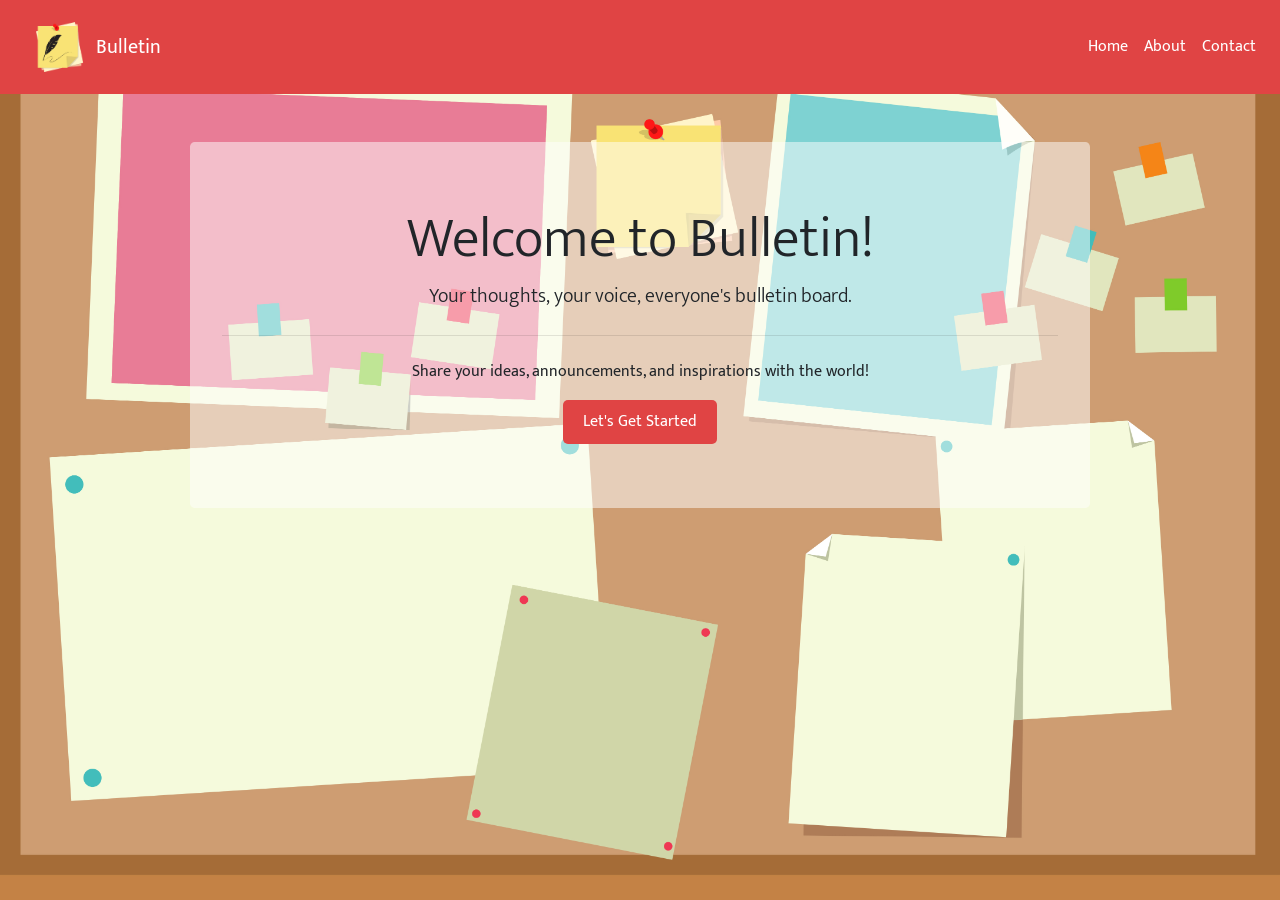
<file: public/index.html>
<!DOCTYPE html>
<html lang="en">
<head>
    <meta charset="UTF-8">
    <meta name="viewport" content="width=device-width, initial-scale=1.0">
    <title>Bulletin</title>
    <link href="https://maxcdn.bootstrapcdn.com/bootstrap/4.0.0/css/bootstrap.min.css" rel="stylesheet">
    <link rel="stylesheet" href="https://cdnjs.cloudflare.com/ajax/libs/font-awesome/5.15.3/css/all.min.css">
    <script src="https://cdnjs.cloudflare.com/ajax/libs/jquery/3.2.1/jquery.min.js"></script>
    <script src="https://maxcdn.bootstrapcdn.com/bootstrap/4.0.0/js/bootstrap.min.js"></script>
    <link rel="stylesheet" href="css/login_signup.css">
</head>
<body>
    <!-- Navigation Bar -->
    <nav class="navbar navbar-expand-lg">
        <a class="navbar-brand d-flex align-items-center" href="index.html">
            <img src="assets/logo.png" alt="Bulletin Logo" width="50" height="50" class="d-inline-block align-top">
            Bulletin
        </a>
        <button class="navbar-toggler" type="button" data-toggle="collapse" data-target="#navbarNav" aria-controls="navbarNav" aria-expanded="false" aria-label="Toggle navigation">
            <span class="navbar-toggler-icon"></span>
        </button>
        <div class="collapse navbar-collapse" id="navbarNav">
            <ul class="navbar-nav ml-auto">
                <li class="nav-item active">
                    <a class="nav-link" href="index.html">Home <span class="sr-only">(current)</span></a>
                </li>
                <li class="nav-item">
                    <a class="nav-link" href="about.html">About</a>
                </li>
                <li class="nav-item">
                    <a class="nav-link" href="contact.html">Contact</a>
                </li>
            </ul>
        </div>
    </nav>
    
    <!-- About Section -->
    <div class="container mt-5 d-flex flex-column align-items-center justify-content-center text-center">
        <div class="jumbotron text-center">
            <h1 class="display-4">Welcome to Bulletin!</h1>
                <p class="lead">Your thoughts, your voice, everyone's bulletin board.</p>
                <hr class="my-4">
                <p>Share your ideas, announcements, and inspirations with the world!</p>
            <a class="btn btn-primary btn-lg" href="login_signup.html" role="button">Let's Get Started</a>
        </div>
    </div>
</body>
</html>
</file>
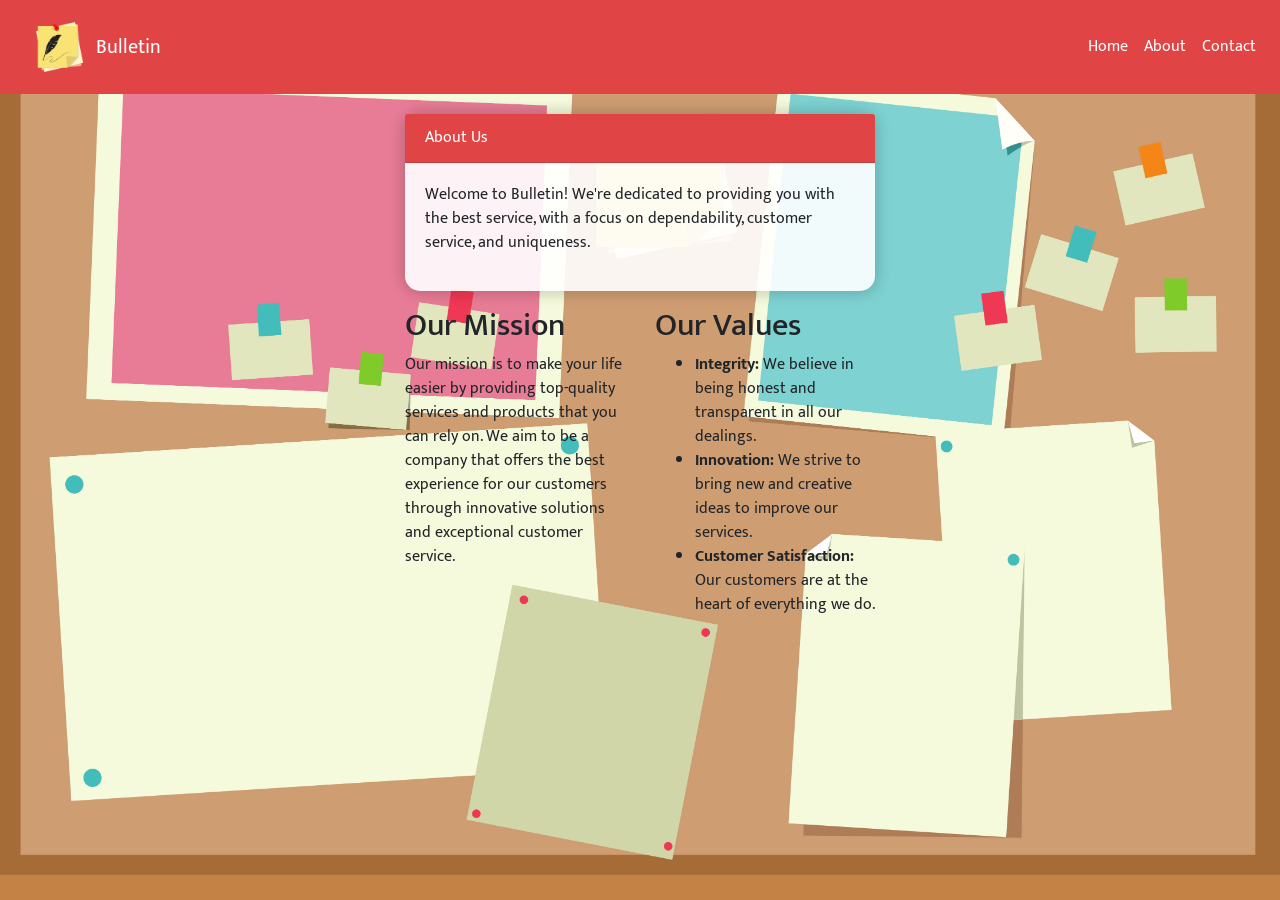
<file: public/about.html>
<!DOCTYPE html>
<html lang="en">
<head>
    <meta charset="UTF-8">
    <meta name="viewport" content="width=device-width, initial-scale=1.0">
    <title>Bulletin | About Us</title>
    <link href="https://maxcdn.bootstrapcdn.com/bootstrap/4.0.0/css/bootstrap.min.css" rel="stylesheet">
    <link rel="stylesheet" href="https://cdnjs.cloudflare.com/ajax/libs/font-awesome/5.15.3/css/all.min.css">
    <script src="https://cdnjs.cloudflare.com/ajax/libs/jquery/3.2.1/jquery.min.js"></script>
    <script src="https://maxcdn.bootstrapcdn.com/bootstrap/4.0.0/js/bootstrap.min.js"></script>
    <link rel="stylesheet" href="css/login_signup.css">
</head>
<body>
    <!-- Navigation Bar -->
    <nav class="navbar navbar-expand-lg">
        <a class="navbar-brand d-flex align-items-center" href="index.html">
            <img src="assets/logo.png" alt="Bulletin Logo" width="50" height="50" class="d-inline-block align-top">
            Bulletin
        </a>
        <button class="navbar-toggler" type="button" data-toggle="collapse" data-target="#navbarNav" aria-controls="navbarNav" aria-expanded="false" aria-label="Toggle navigation">
            <span class="navbar-toggler-icon"></span>
        </button>
        <div class="collapse navbar-collapse" id="navbarNav">
            <ul class="navbar-nav ml-auto">
                <li class="nav-item active">
                    <a class="nav-link" href="index.html">Home <span class="sr-only">(current)</span></a>
                </li>
                <li class="nav-item">
                    <a class="nav-link" href="about.html">About</a>
                </li>
                <li class="nav-item">
                    <a class="nav-link" href="contact.html">Contact</a>
                </li>
            </ul>
        </div>
    </nav>
    
    <!-- About Section -->
    <div class="container mt-2">
        <div class="card">
            <div class="card-header">About Us</div>
            <div class="card-body">
                <p>Welcome to Bulletin! We're dedicated to providing you with the best service, with a focus on dependability, customer service, and uniqueness.</p>
            </div>
        </div>
        <div class="row mt-3">
            <div class="col-md-6">
                <h2>Our Mission</h2>
                <p>Our mission is to make your life easier by providing top-quality services and products that you can rely on. We aim to be a company that offers the best experience for our customers through innovative solutions and exceptional customer service.</p>
            </div>
            <div class="col-md-6">
                <h2>Our Values</h2>
                <ul>
                    <li><strong>Integrity:</strong> We believe in being honest and transparent in all our dealings.</li>
                    <li><strong>Innovation:</strong> We strive to bring new and creative ideas to improve our services.</li>
                    <li><strong>Customer Satisfaction:</strong> Our customers are at the heart of everything we do.</li>
                </ul>
            </div>
        </div>
    </div>
</body>
</html>
</file>
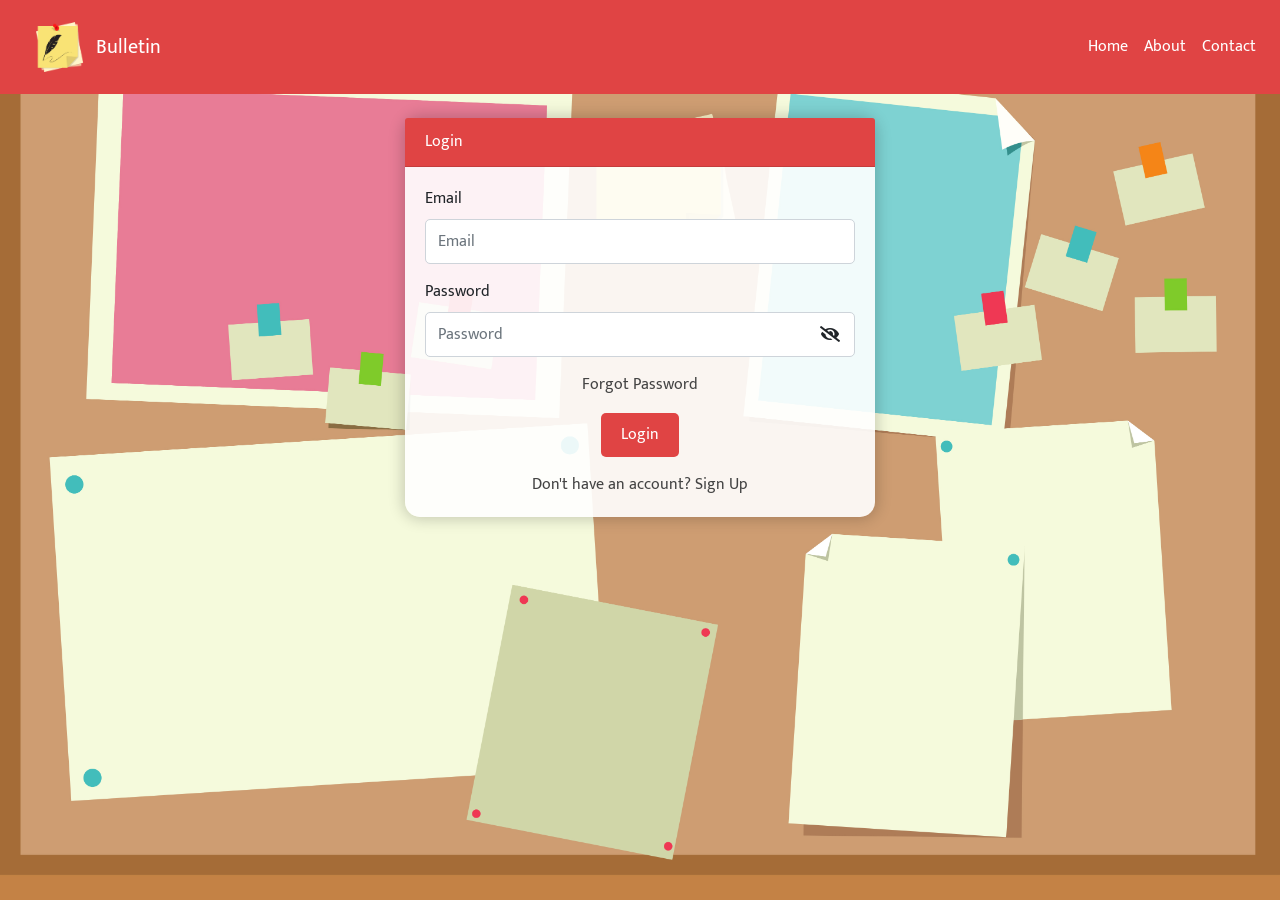
<file: public/login_signup.html>
<!DOCTYPE html>
<html lang="en">
<head>
    <meta charset="UTF-8">
    <meta name="viewport" content="width=device-width, initial-scale=1.0">
    <title>Bulletin</title>
    <link href="https://maxcdn.bootstrapcdn.com/bootstrap/4.0.0/css/bootstrap.min.css" rel="stylesheet" id="bootstrap-css">
    <link rel="stylesheet" href="https://cdnjs.cloudflare.com/ajax/libs/font-awesome/5.15.3/css/all.min.css">
    <script src="https://cdnjs.cloudflare.com/ajax/libs/jquery/3.2.1/jquery.min.js"></script>
    <script src="https://maxcdn.bootstrapcdn.com/bootstrap/4.0.0/js/bootstrap.min.js"></script>
    <link rel="stylesheet" href="css/login_signup.css">
</head>
<body>
    <!-- Navigation Bar -->
    <nav class="navbar navbar-expand-lg">
        <a class="navbar-brand d-flex align-items-center" href="index.html">
            <img src="assets/logo.png" alt="Bulletin Logo" width="50" height="50" class="d-inline-block align-top">
            Bulletin
        </a>
        <button class="navbar-toggler" type="button" data-toggle="collapse" data-target="#navbarNav" aria-controls="navbarNav" aria-expanded="false" aria-label="Toggle navigation">
            <span class="navbar-toggler-icon"></span>
        </button>
        <div class="collapse navbar-collapse" id="navbarNav">
            <ul class="navbar-nav ml-auto">
                <li class="nav-item active">
                    <a class="nav-link" href="index.html">Home <span class="sr-only">(current)</span></a>
                </li>
                <li class="nav-item">
                    <a class="nav-link" href="about.html">About</a>
                </li>
                <li class="nav-item">
                    <a class="nav-link" href="contact.html">Contact</a>
                </li>
            </ul>
        </div>
    </nav>
        
    <div class="container mt-4">
        <div id="login-card" class="card">
            <div class="card-header">Login</div>
            <div class="card-body">
                <form action="/api/login" method="post" id="login-form">
                    <div class="form-group">
                        <label for="login-email">Email</label>
                        <input type="email" class="form-control" name="email" id="login-email" placeholder="Email">
                    </div>
                    <div class="form-group">
                        <label for="login-password">Password</label>
                        <input type="password" class="form-control" name="password" id="loginPassword" placeholder="Password">
                        <span class="fa fa-eye-slash" id="toggleLoginPassword"></span>
                    </div>
                    <div class="text-center mt-3">
                        <a href="#" id="show-forgot">Forgot Password</a>
                    </div>

                    <div class="d-flex justify-content-center mt-3">
                        <button type="submit" class="btn btn-primary">Login</button>
                    </div>
                    <div class="text-center mt-3">
                        <a href="#" id="show-signup">Don't have an account? Sign Up</a>
                    </div>
                </form>
            </div>
        </div>
        <div id="signup-card" class="card" style="display: none;">
            <div class="card-header">Sign Up</div>
            <div class="card-body">
                <form action="/api/register" method="post" id="signup-form">
                    <div class="form-group">
                        <label for="signup-email">Email</label>
                        <input type="email" class="form-control" name="email" id="signup-email" placeholder="Enter Email">
                    </div>
                    <div class="form-group">
                        <label for="signup-password">Password</label>
                        <input type="password" name="password" class="form-control" id="signup-password" placeholder="Password">
                        <span class="fa fa-eye-slash" id="toggleSignupPassword"></span>
                    </div>
                    <div class="form-group">
                        <label for="signup-confirm-password">Confirm Password</label>
                        <input type="password" class="form-control" name="confirmpassword" id="signup-confirm-password" placeholder="Confirm Password">
                        <span class="fa fa-eye-slash" id="toggleSignupConfirmPassword"></span>
                    </div>
                    <div class="d-flex justify-content-center mt-3">
                        <button type="submit" class="btn btn-primary">Sign Up</button>
                    </div>
                    <div class="text-center mt-3">
                        <a href="#" id="show-login">Already have an account? Login</a>
                    </div>
                </form>
            </div>
        </div>

        <div id="forgot-card" class="card" style="display: none;">
            <div class="card-header">Forgot Password</div>
            <div class="card-body">
                <form action="/api/forgot_password" method="post" id="forgot-form">
                    <div class="form-group">
                        <label for="forgot-email">Email</label>
                        <input type="email" class="form-control" name="email" id="forgot-email" placeholder="Enter Email">
                    </div>
                    <div class="d-flex justify-content-center mt-3">
                        <button type="submit" class="btn btn-primary">Send Reset Link</button>
                    </div>
                    <div class="text-center mt-3">
                        <a href="#" id="show-login-forgot">Back to Login</a>
                    </div>
                </form>
            </div>
        </div>
    </div>
    
    <script>
        document.addEventListener("DOMContentLoaded", function() {
            const showLogin = document.getElementById('show-login');
            const showSignup = document.getElementById('show-signup');
            const showForgot = document.getElementById('show-forgot');
            const showLoginForgot = document.getElementById('show-login-forgot');
            const loginCard = document.getElementById('login-card');
            const signupCard = document.getElementById('signup-card');
            const forgotCard = document.getElementById('forgot-card');

            showLogin.addEventListener('click', function() {
                signupCard.style.display = 'none';
                forgotCard.style.display = 'none';
                loginCard.style.display = 'block';
            });

            showSignup.addEventListener('click', function() {
                loginCard.style.display = 'none';
                forgotCard.style.display = 'none';
                signupCard.style.display = 'block';
            });

            showForgot.addEventListener('click', function() {
                loginCard.style.display = 'none';
                signupCard.style.display = 'none';
                forgotCard.style.display = 'block';
            });

            showLoginForgot.addEventListener('click', function() {
                forgotCard.style.display = 'none';
                signupCard.style.display = 'none';
                loginCard.style.display = 'block';
            });

            function togglePasswordVisibility(targetId, toggleIcon) {
                const password = document.getElementById(targetId);
                const type = password.getAttribute('type') === 'password' ? 'text' : 'password';
                password.setAttribute('type', type);
                toggleIcon.classList.toggle('fa-eye');
                toggleIcon.classList.toggle('fa-eye-slash');
            }

            // Event listeners for toggle icons
            document.getElementById('toggleSignupPassword').addEventListener('click', function (e) {
                togglePasswordVisibility('signup-password', this);
            });

            document.getElementById('toggleSignupConfirmPassword').addEventListener('click', function (e) {
                togglePasswordVisibility('signup-confirm-password', this);
            });

            document.getElementById('toggleForgotPassword').addEventListener('click', function (e) {
                togglePasswordVisibility('forgot-new-password', this);
            });

            document.getElementById('toggleForgotConfirmPassword').addEventListener('click', function (e) {
                togglePasswordVisibility('forgot-confirm-password', this);
            });

            document.getElementById('toggleLoginPassword').addEventListener('click', function (e) {
                togglePasswordVisibility('loginPassword', this);
            });
        });
    </script>
</body>
</html>
</file>
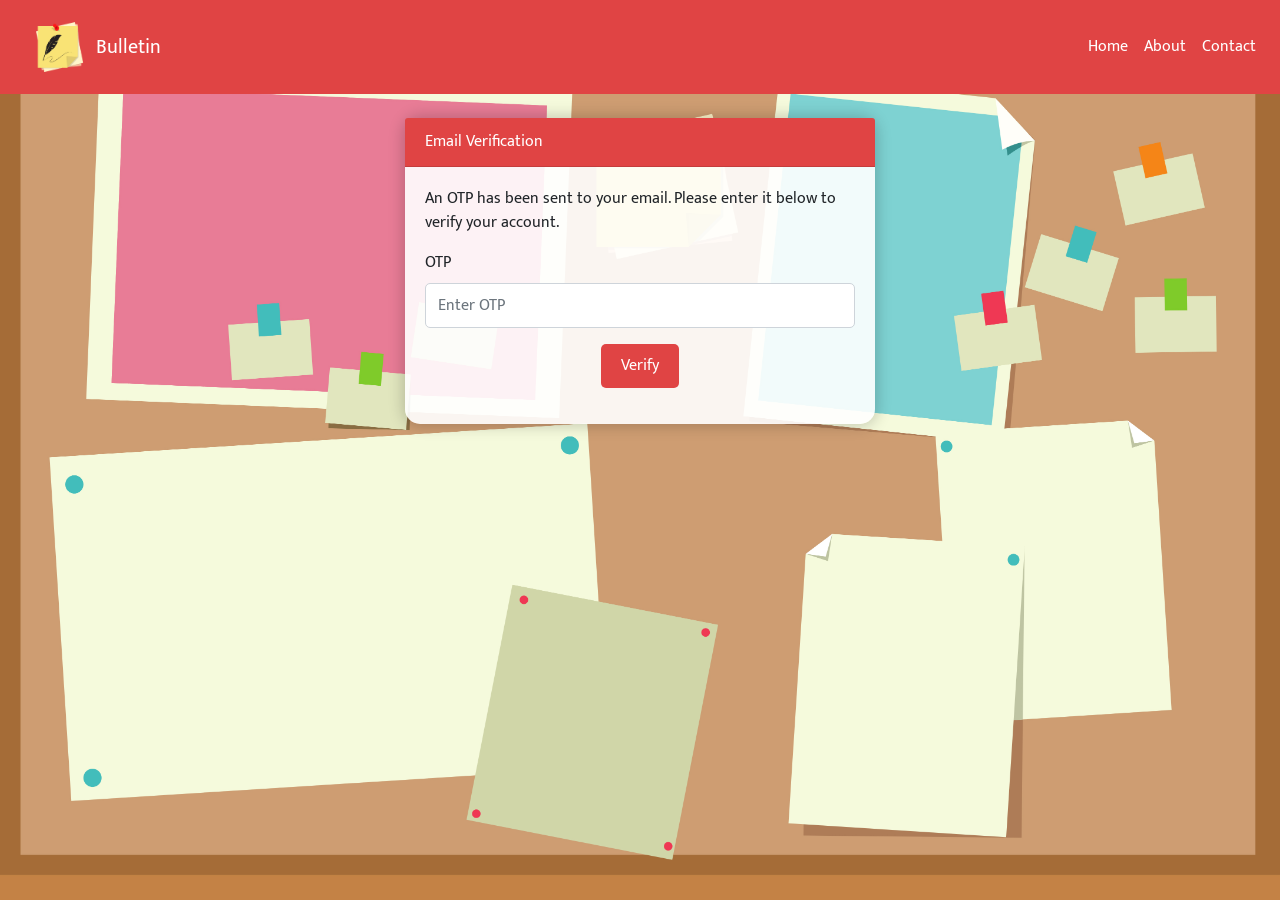
<file: public/verify.html>
<!DOCTYPE html>
<html lang="en">
<head>
    <meta charset="UTF-8">
    <meta name="viewport" content="width=device-width, initial-scale=1.0">
    <title>Bulletin</title>
    <link href="https://maxcdn.bootstrapcdn.com/bootstrap/4.0.0/css/bootstrap.min.css" rel="stylesheet" id="bootstrap-css">
    <link rel="stylesheet" href="https://cdnjs.cloudflare.com/ajax/libs/font-awesome/5.15.3/css/all.min.css">
    <script src="https://cdnjs.cloudflare.com/ajax/libs/jquery/3.2.1/jquery.min.js"></script>
    <script src="https://maxcdn.bootstrapcdn.com/bootstrap/4.0.0/js/bootstrap.min.js"></script>
    <link rel="stylesheet" href="css/login_signup.css">
</head>
<body>
    <!-- Navigation Bar -->
    <nav class="navbar navbar-expand-lg">
        <a class="navbar-brand d-flex align-items-center" href="index.html">
            <img src="assets/logo.png" alt="Bulletin Logo" width="50" height="50" class="d-inline-block align-top">
            Bulletin
        </a>
        <button class="navbar-toggler" type="button" data-toggle="collapse" data-target="#navbarNav" aria-controls="navbarNav" aria-expanded="false" aria-label="Toggle navigation">
            <span class="navbar-toggler-icon"></span>
        </button>
        <div class="collapse navbar-collapse" id="navbarNav">
            <ul class="navbar-nav ml-auto">
                <li class="nav-item active">
                    <a class="nav-link" href="index.html">Home <span class="sr-only">(current)</span></a>
                </li>
                <li class="nav-item">
                    <a class="nav-link" href="about.html">About</a>
                </li>
                <li class="nav-item">
                    <a class="nav-link" href="contact.html">Contact</a>
                </li>
            </ul>
        </div>
    </nav>
        
    <div class="container mt-4">
        <div id="verify-card" class="card">
            <div class="card-header">Email Verification</div>
            <div class="card-body">
                <p>An OTP has been sent to your email. Please enter it below to verify your account.</p>
                <form id="verifyForm">
                    <div class="form-group">
                        <label for="otp">OTP</label>
                        <input type="text" class="form-control" name="otp" id="otp" placeholder="Enter OTP" required>
                    </div>
                    <div class="d-flex justify-content-center mt-3">
                        <button type="submit" class="btn btn-primary">Verify</button>
                    </div>
                </form>
                <div id="message" class="text-center mt-3"></div>
            </div>
        </div>
    </div>
    
    <script>
        document.getElementById('verifyForm').addEventListener('submit', async function(event) {
            event.preventDefault();

            const otp = document.getElementById('otp').value;

            try {
                const response = await fetch('/api/verify', {
                    method: 'POST',
                    headers: {
                        'Content-Type': 'application/json'
                    },
                    body: JSON.stringify({ otp })
                });

                const result = await response.json();

                if (response.ok) {
                    alert(result.message);
                    window.location.href = "/login_signup";
                } else {
                    document.getElementById('message').innerHTML = `Error: ${result.message}`;
                }
            } catch (error) {
                document.getElementById('message').innerHTML = `Error: ${error.message}`;
            }
        });
    </script>
</body>
</html>
</file>
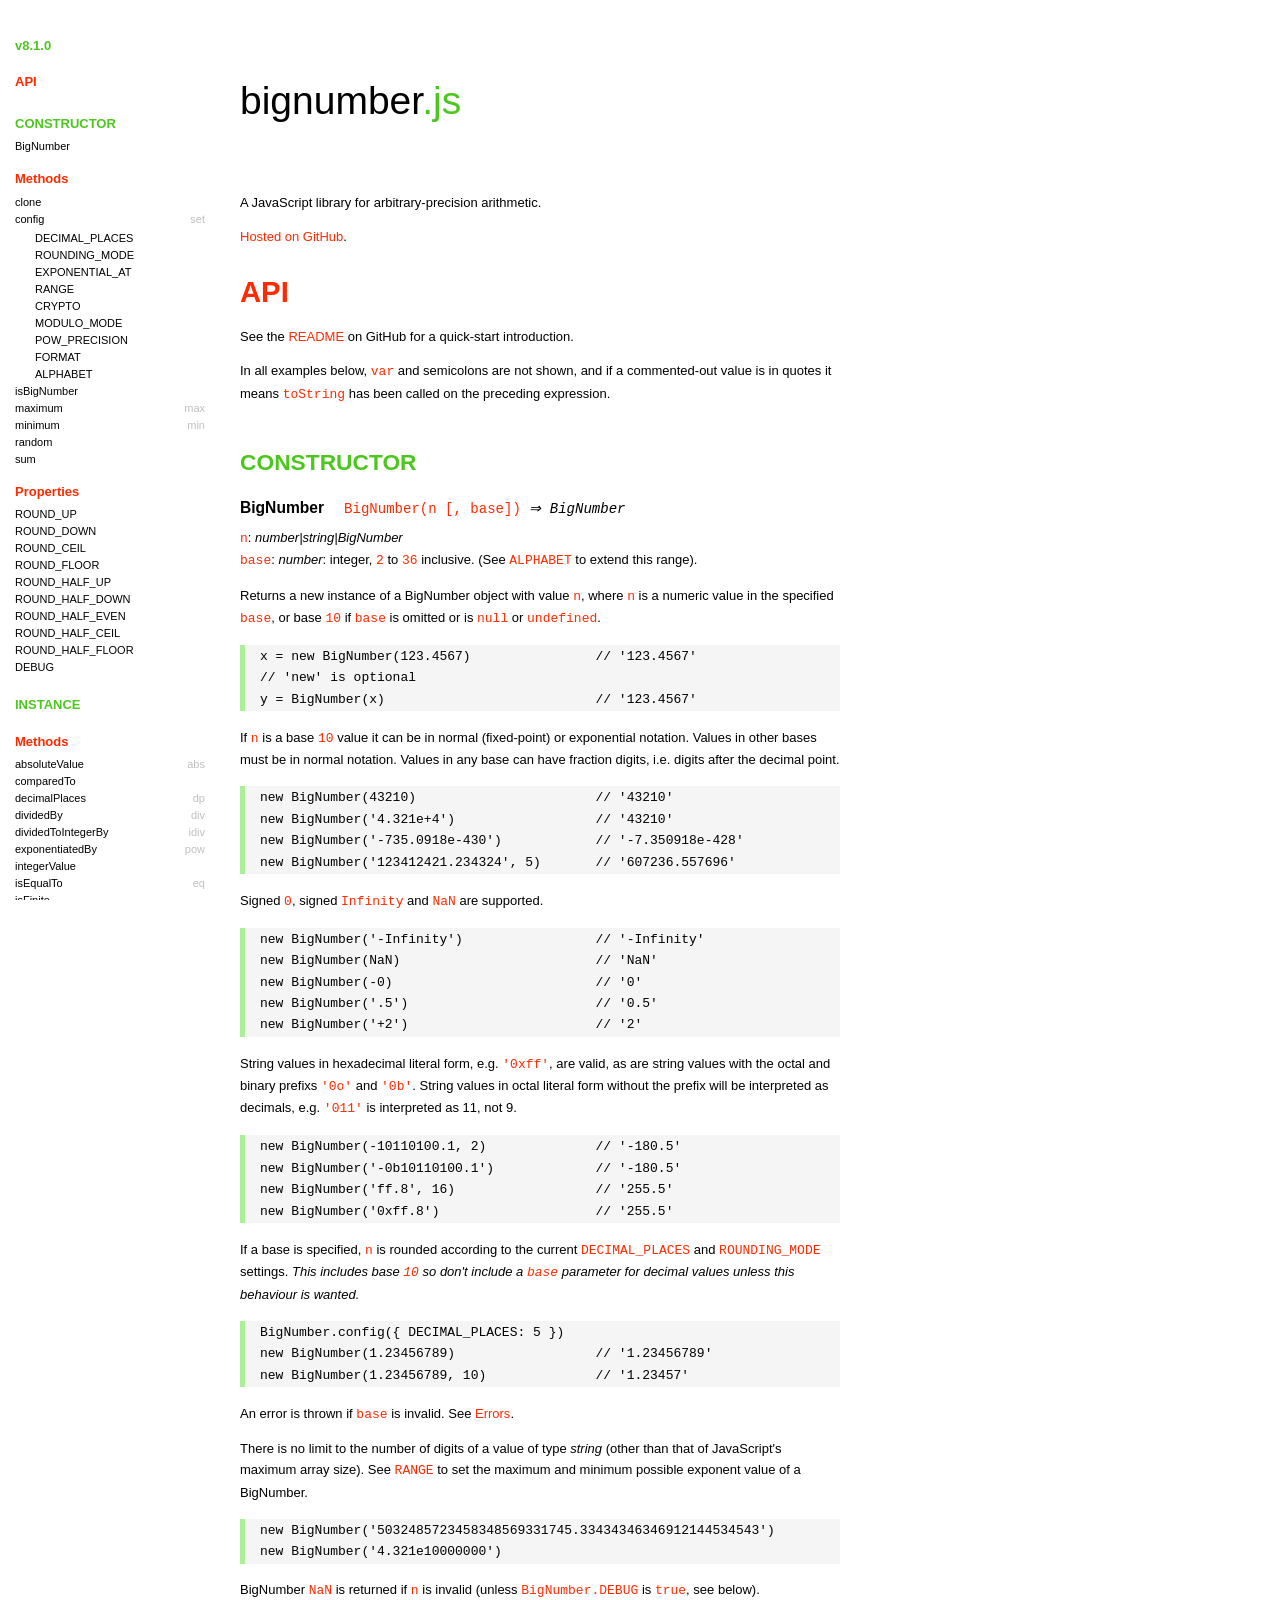
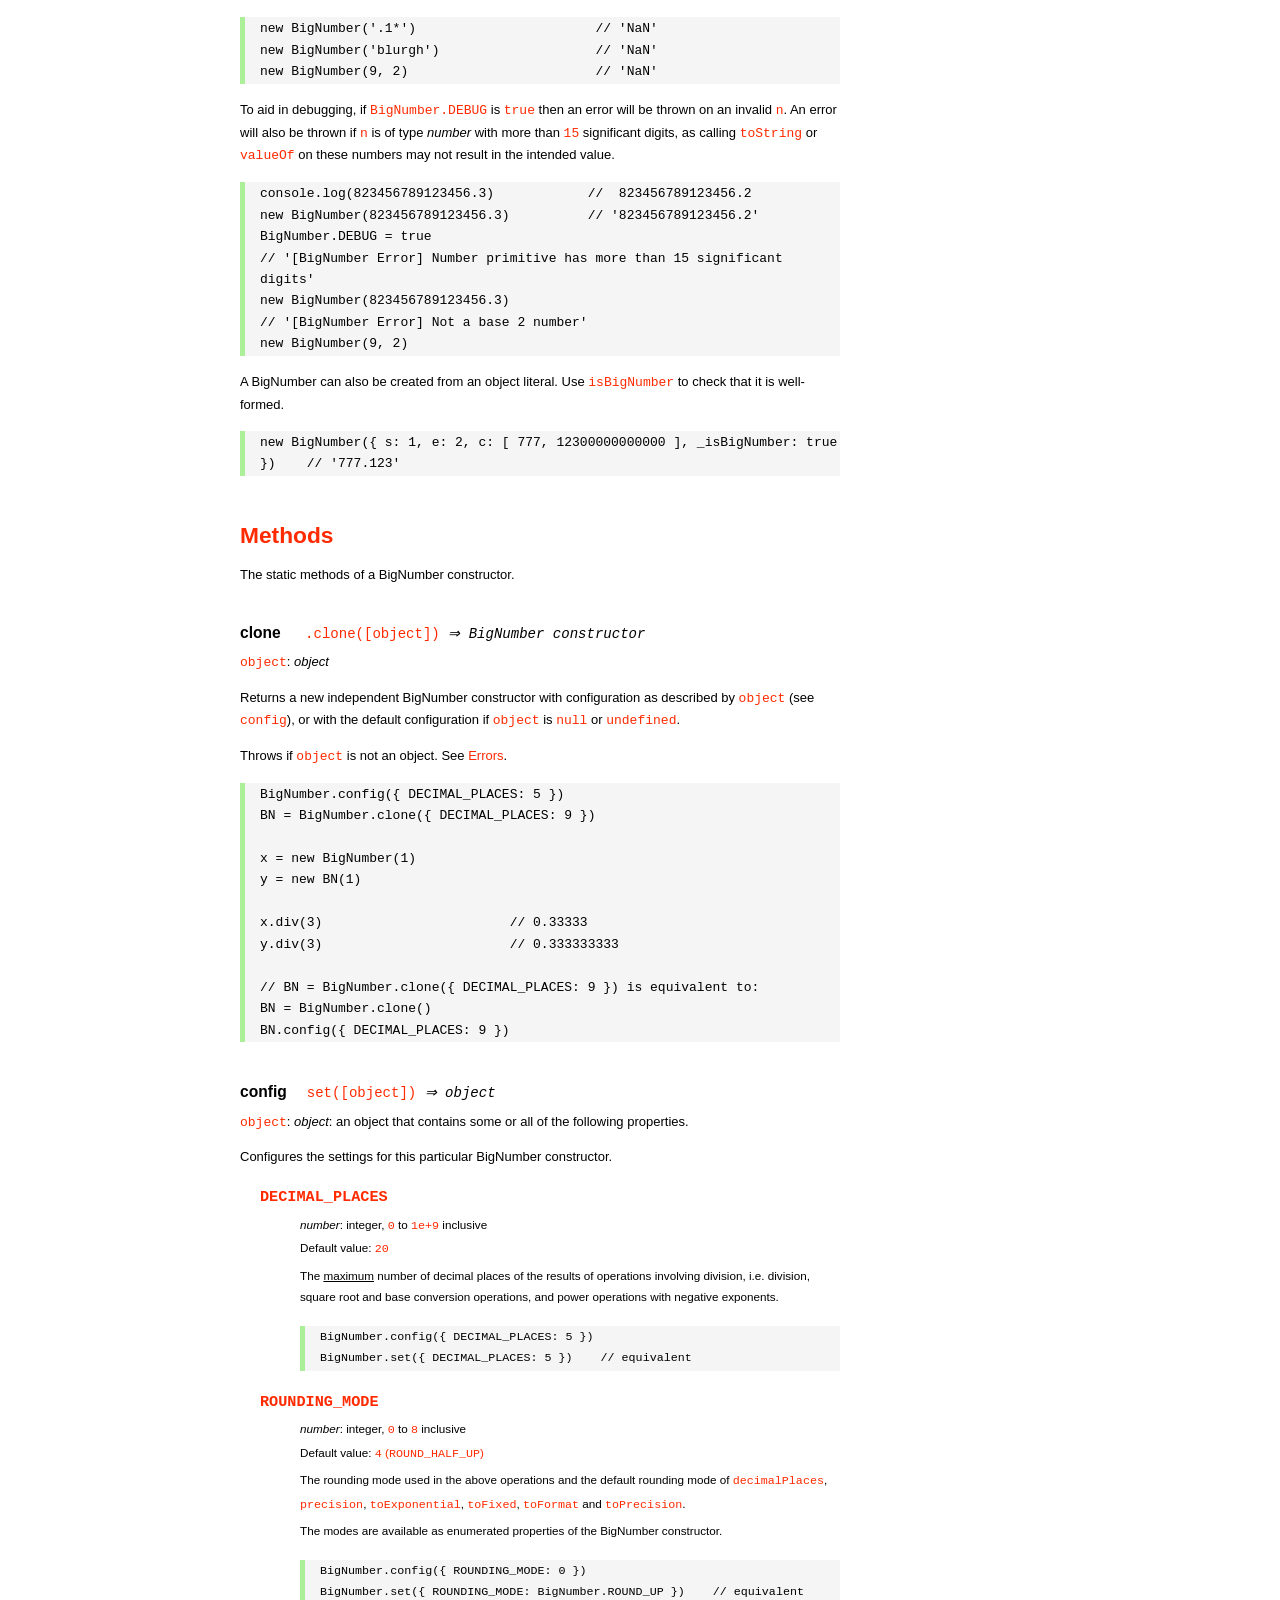
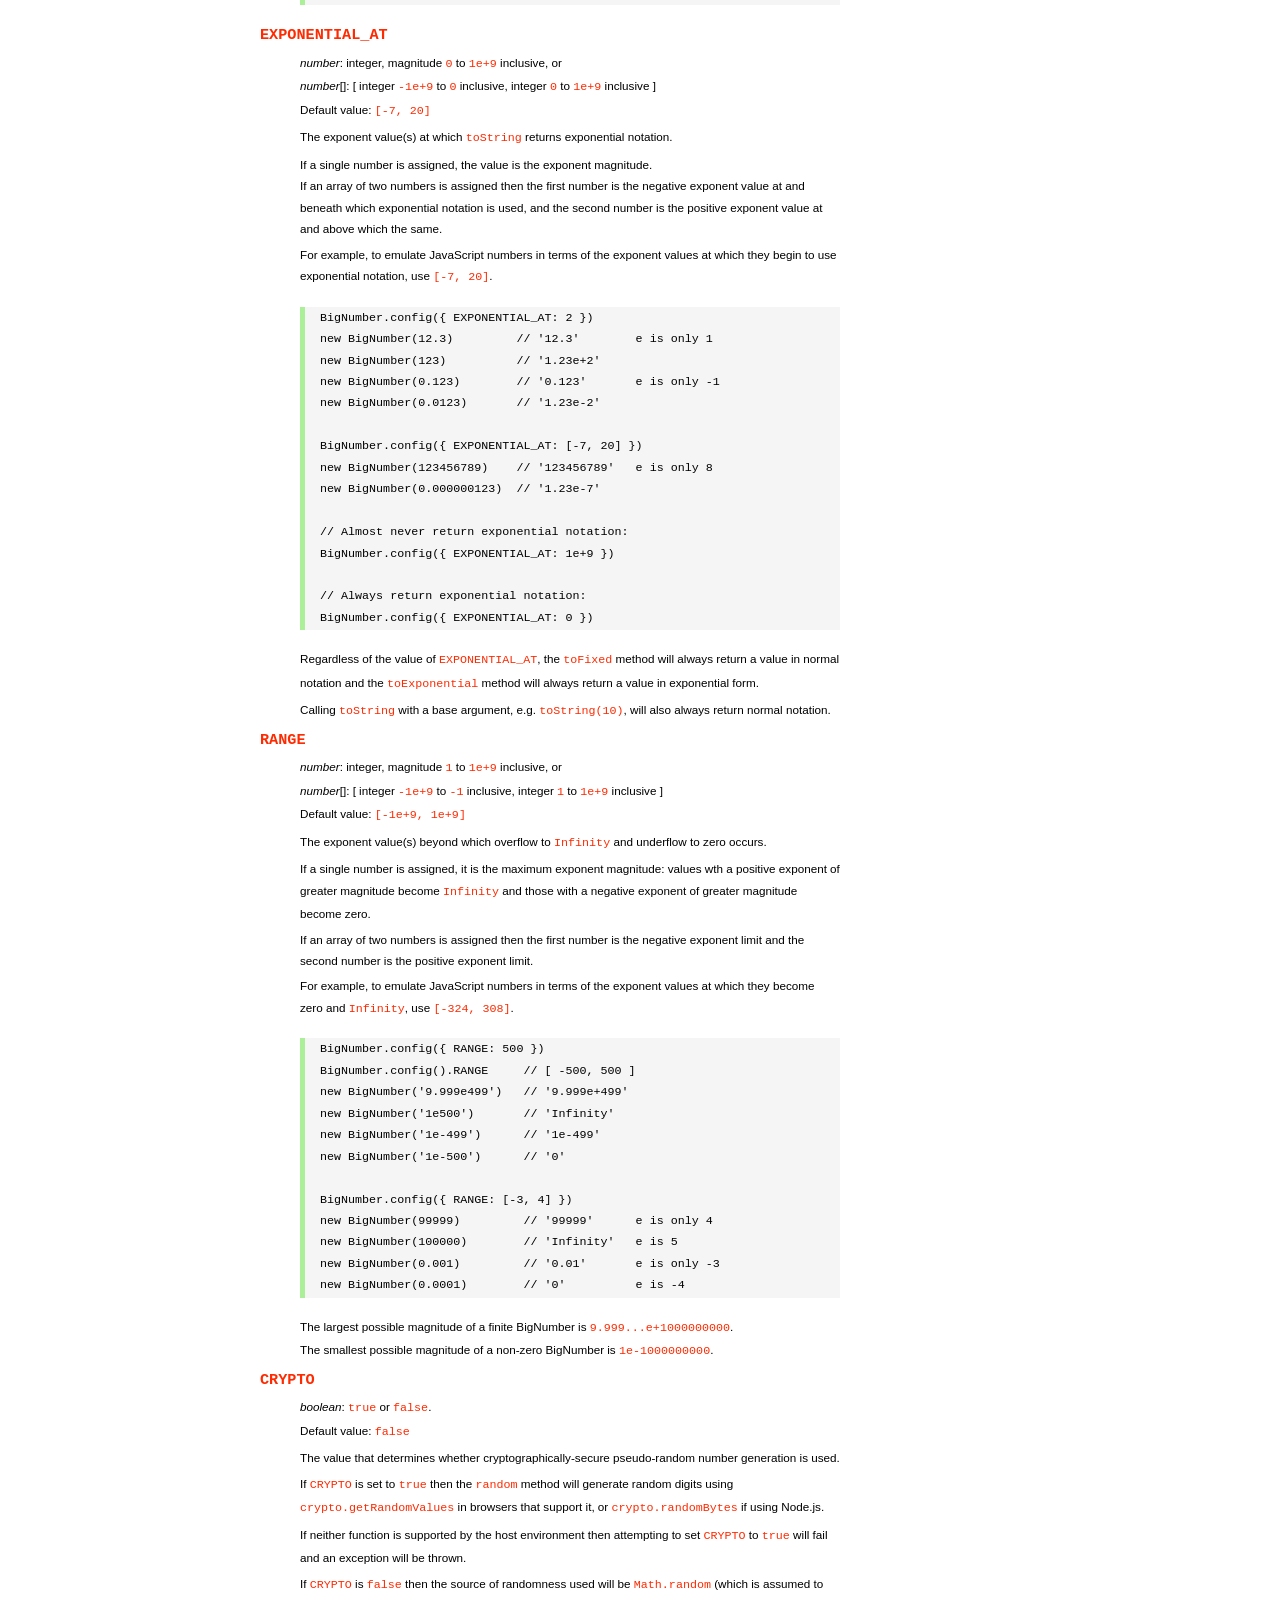
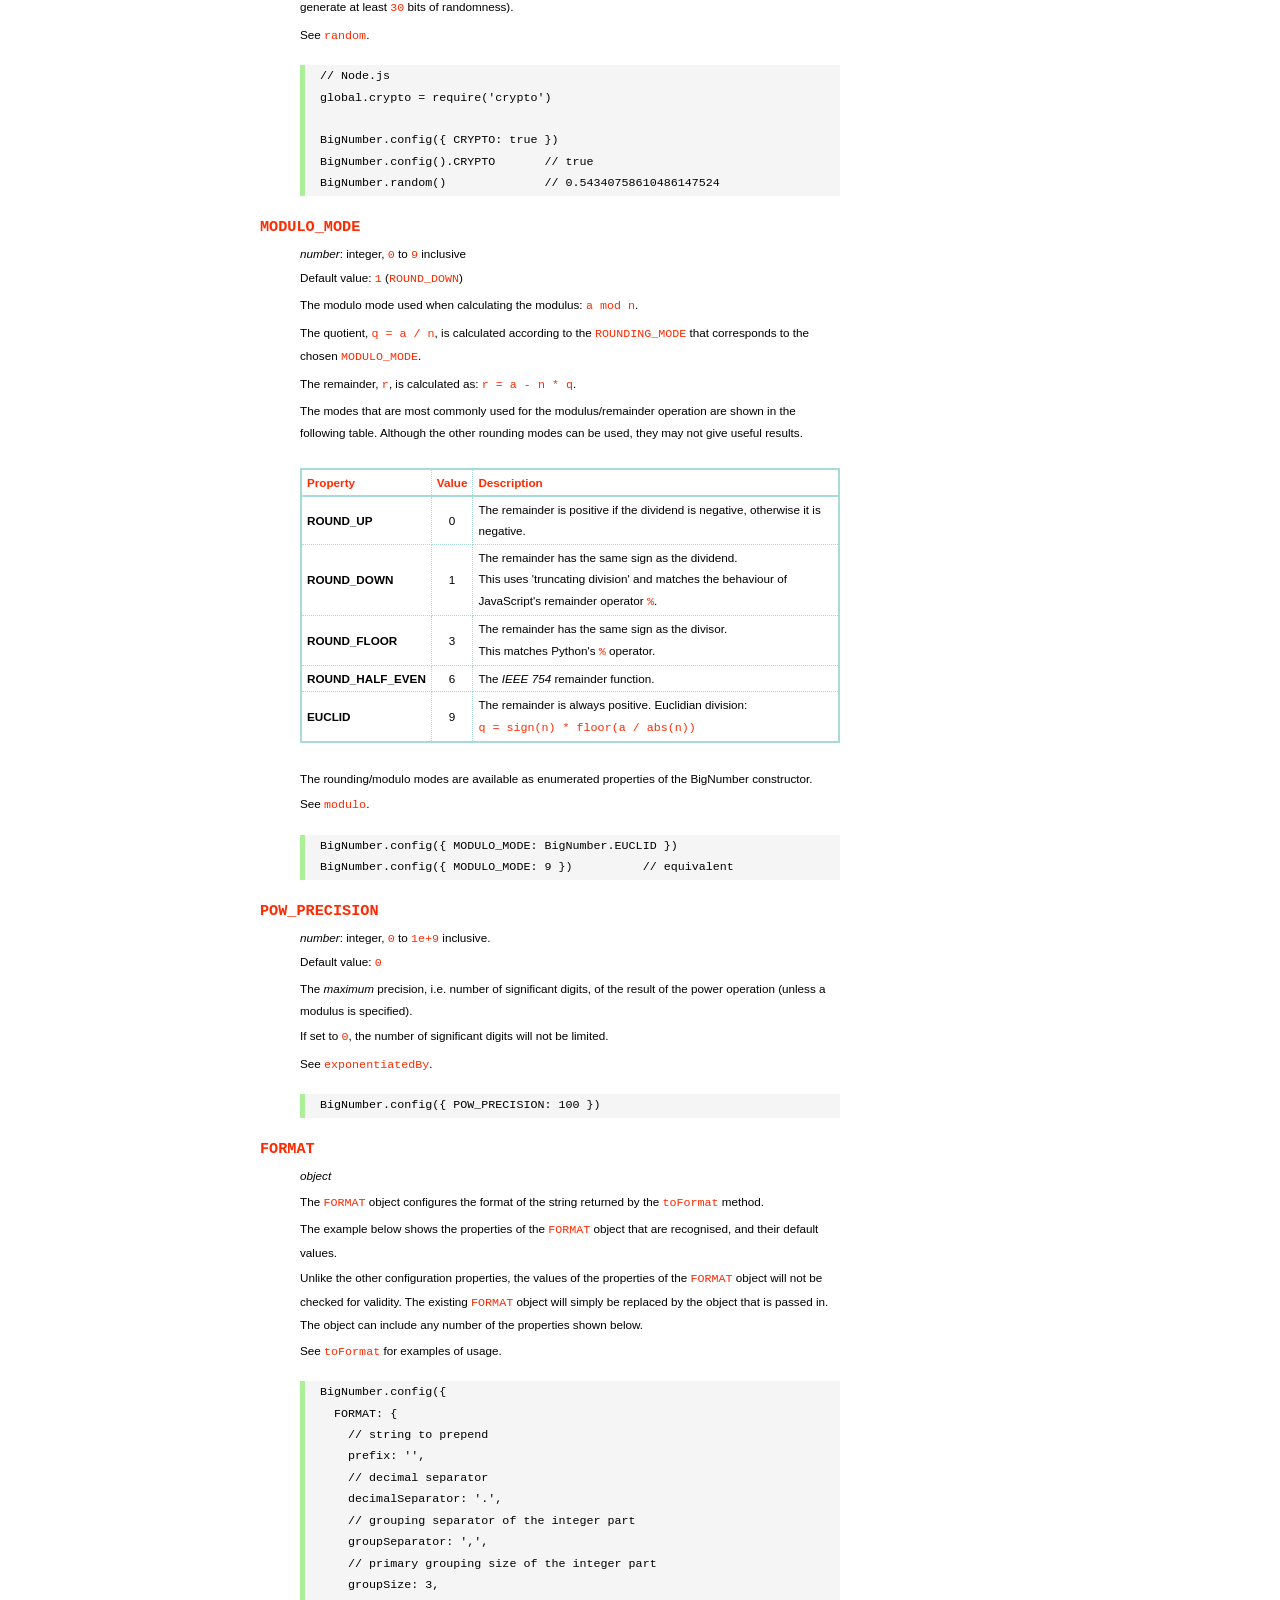
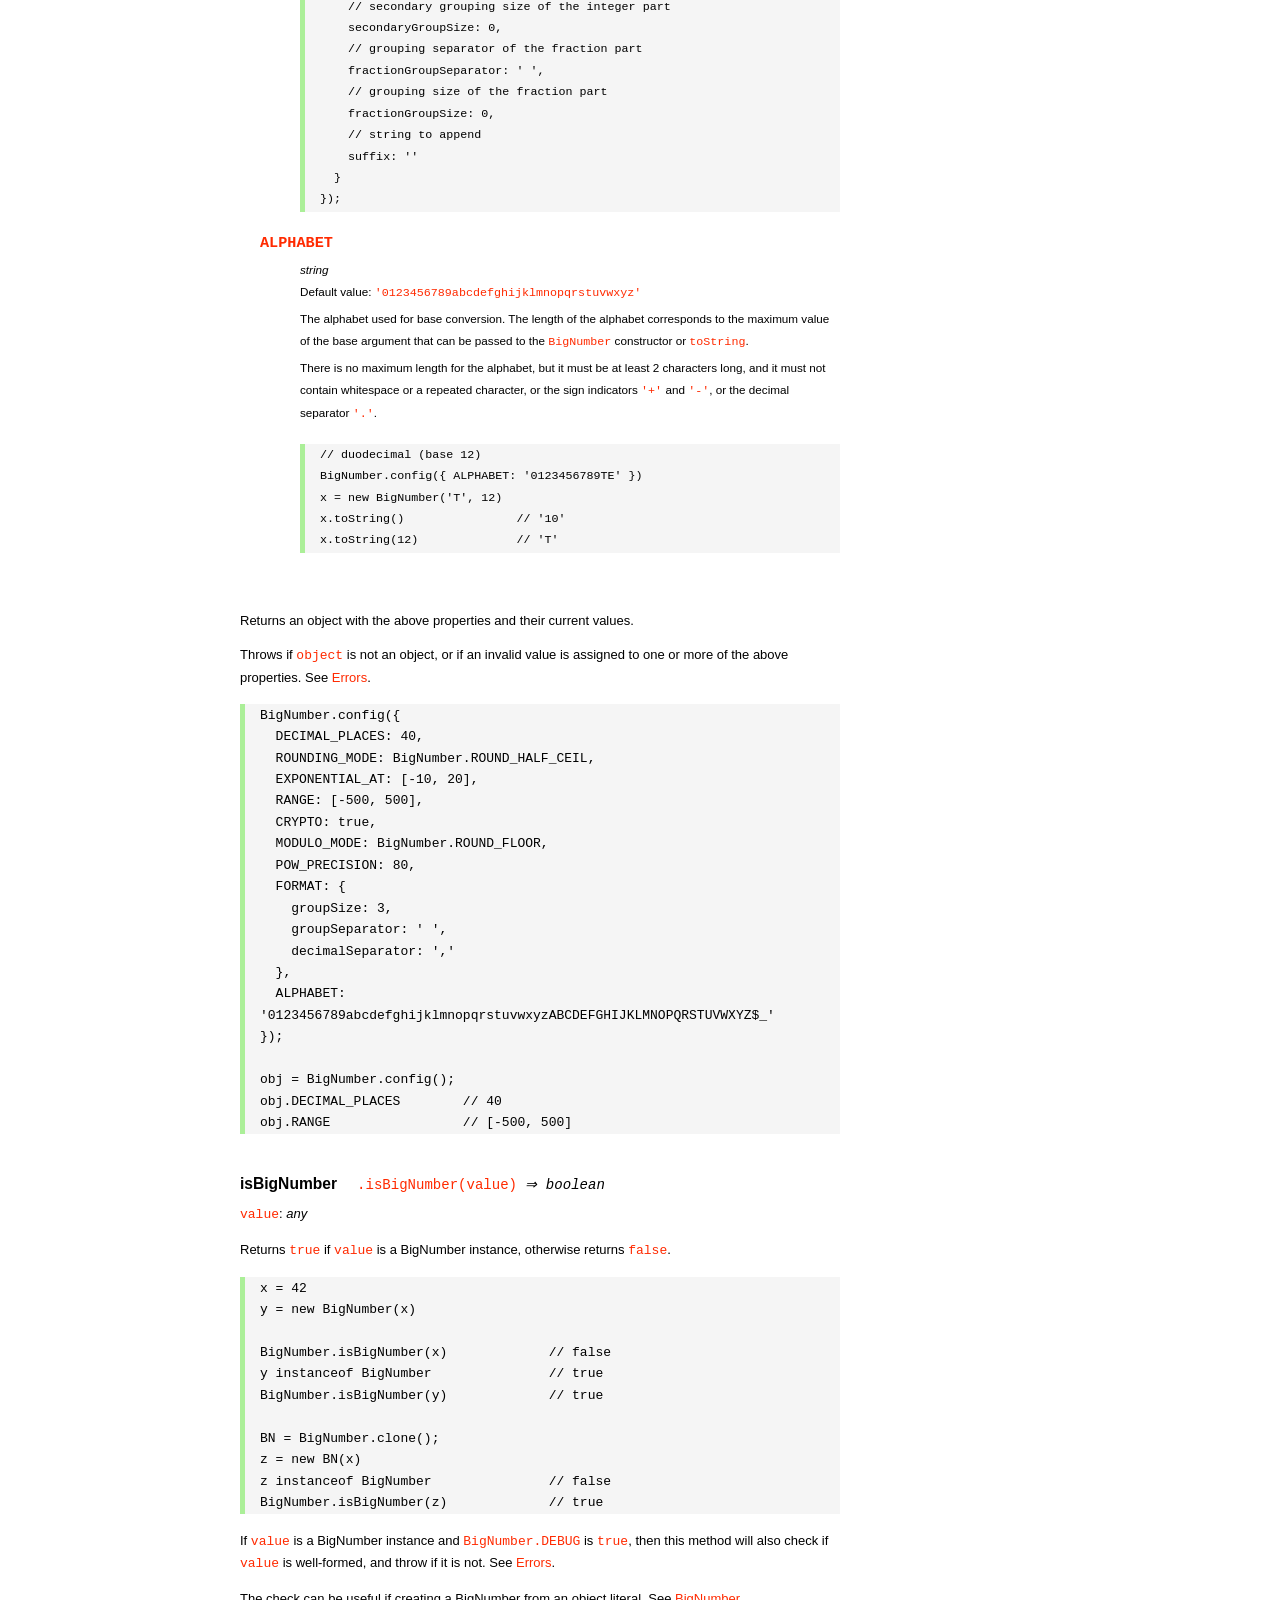
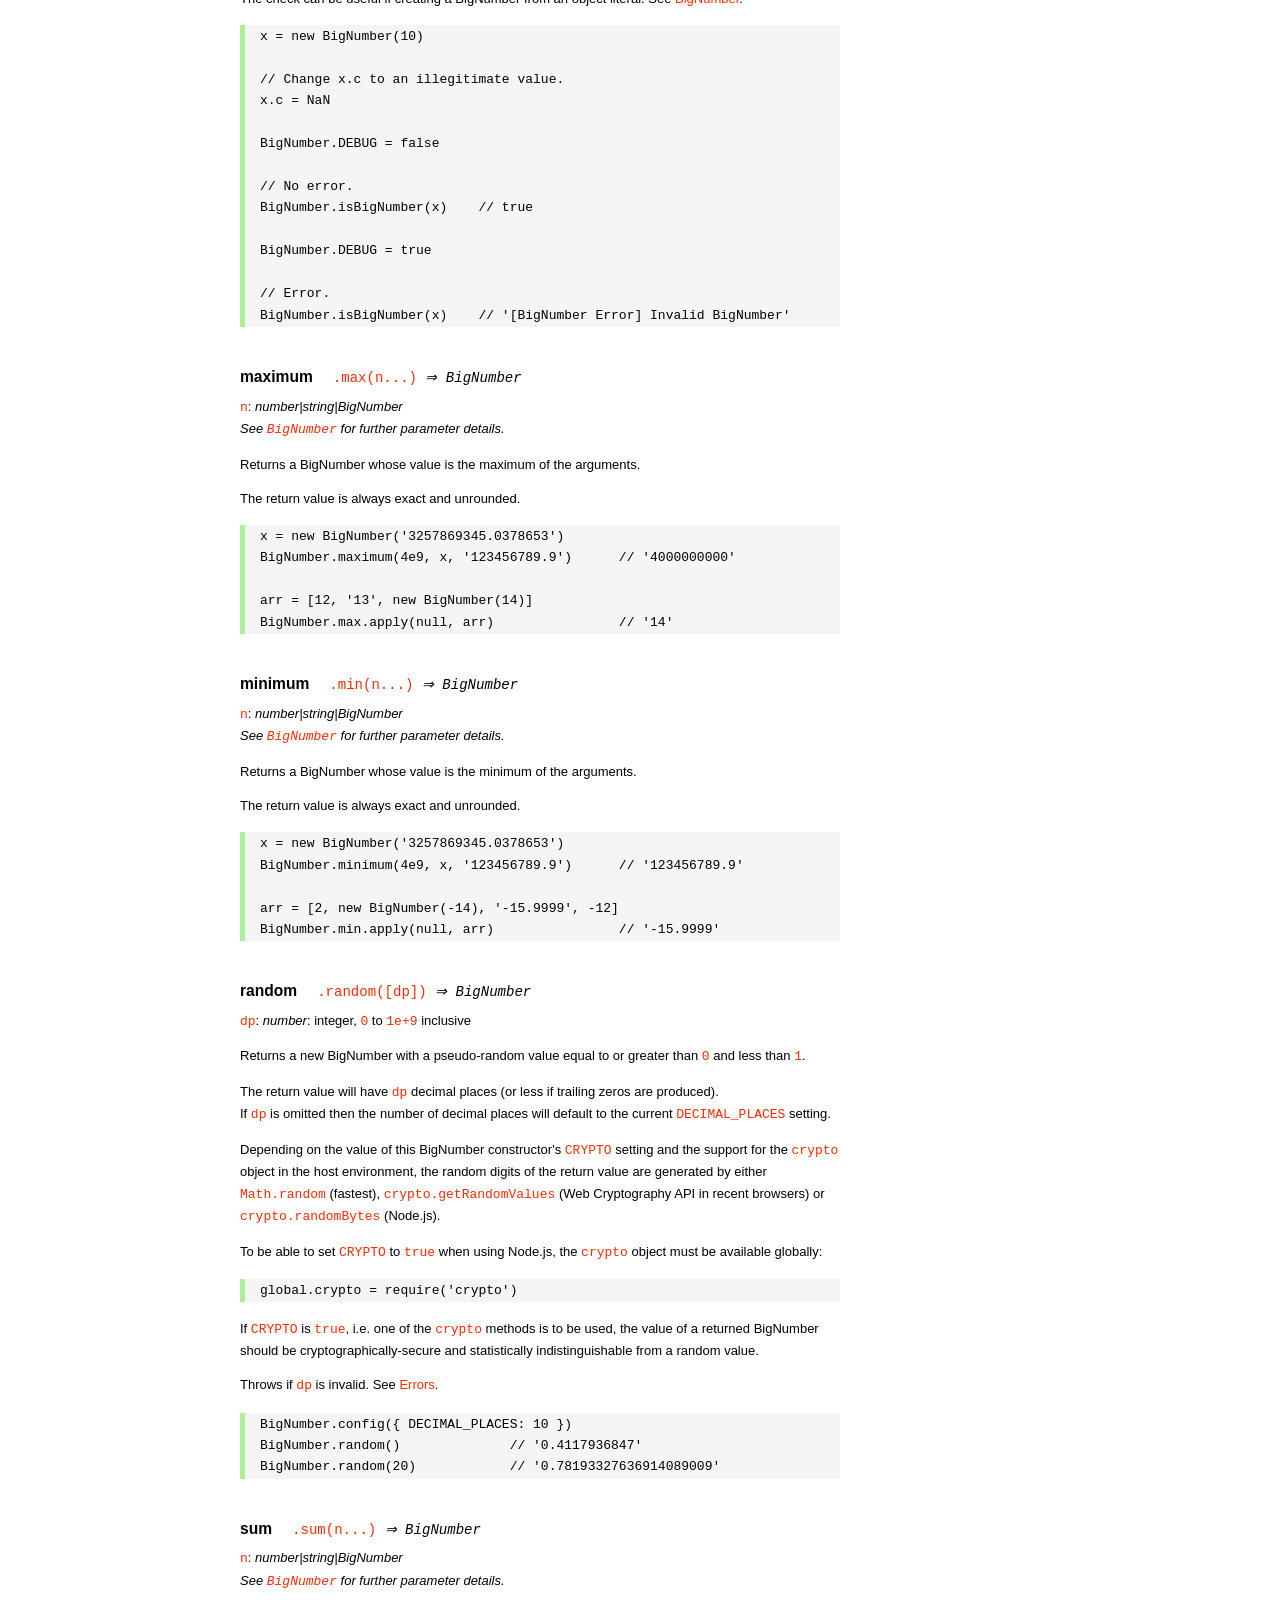
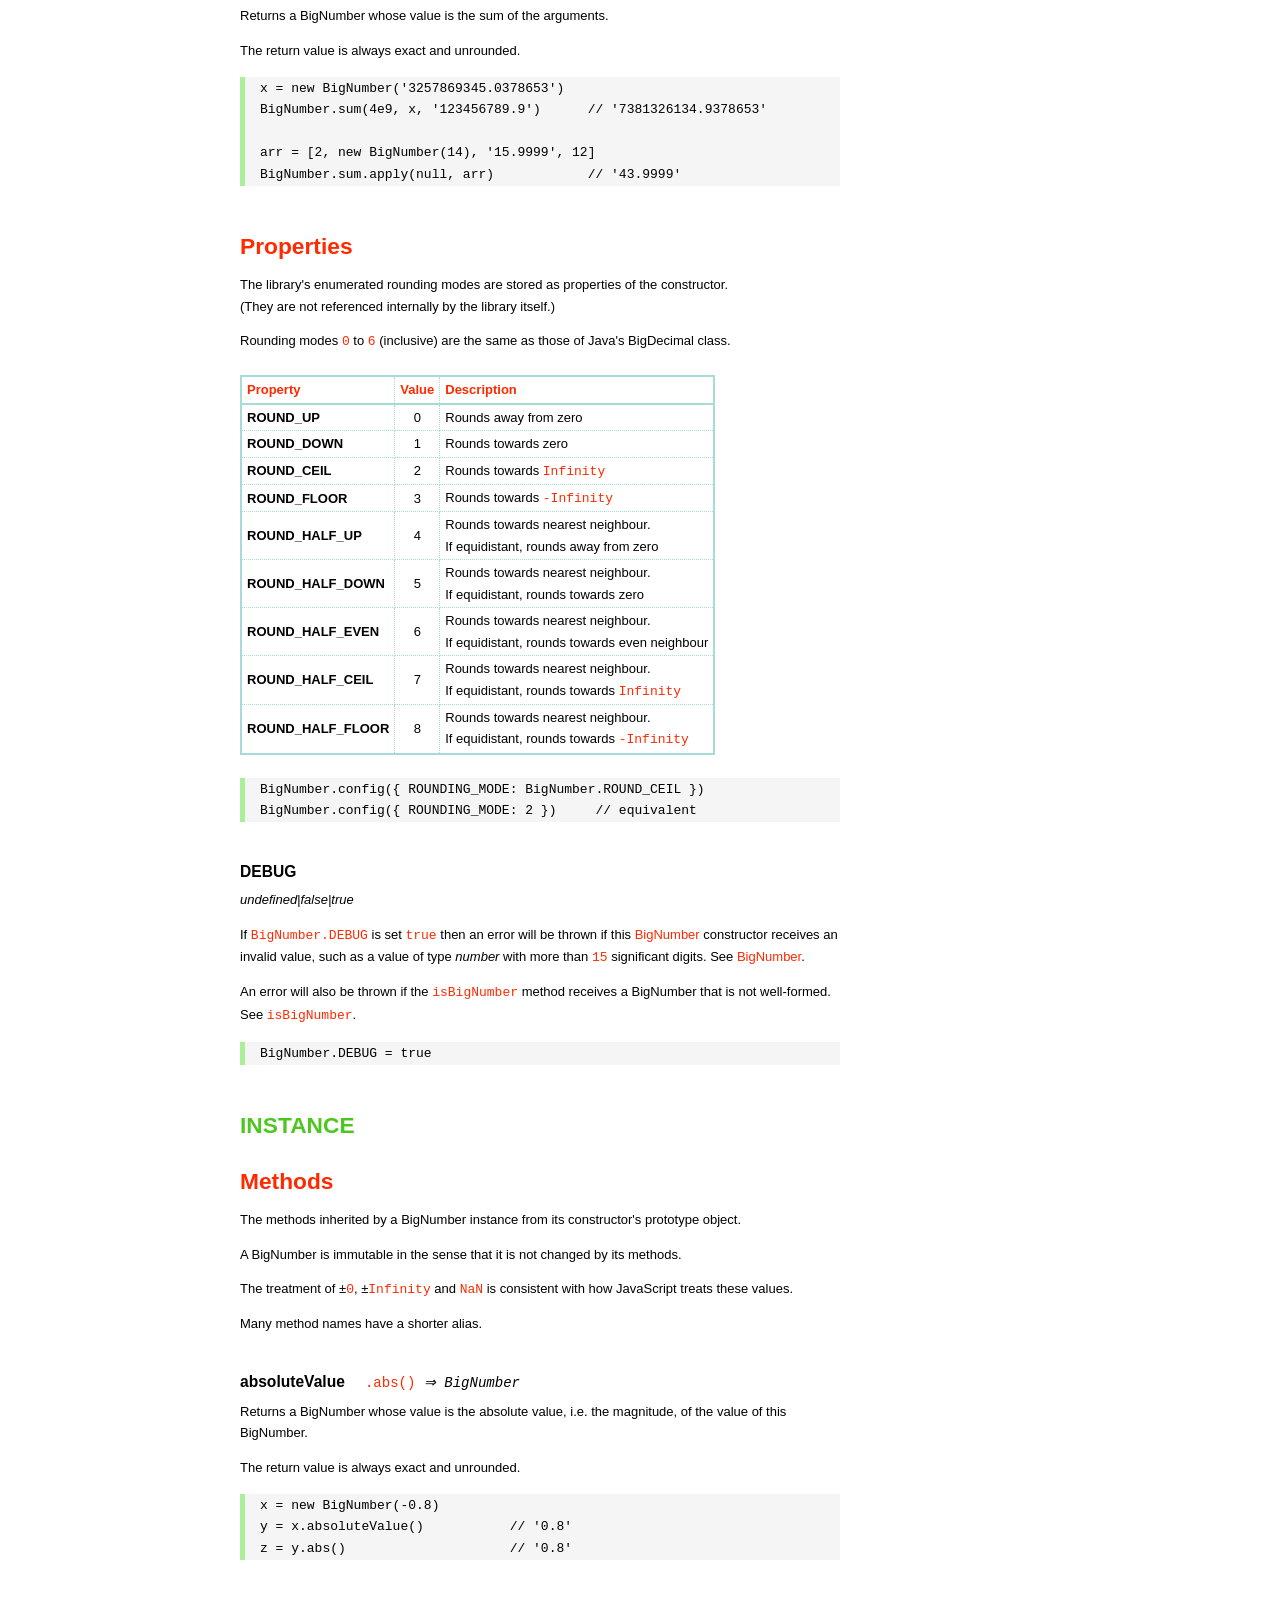
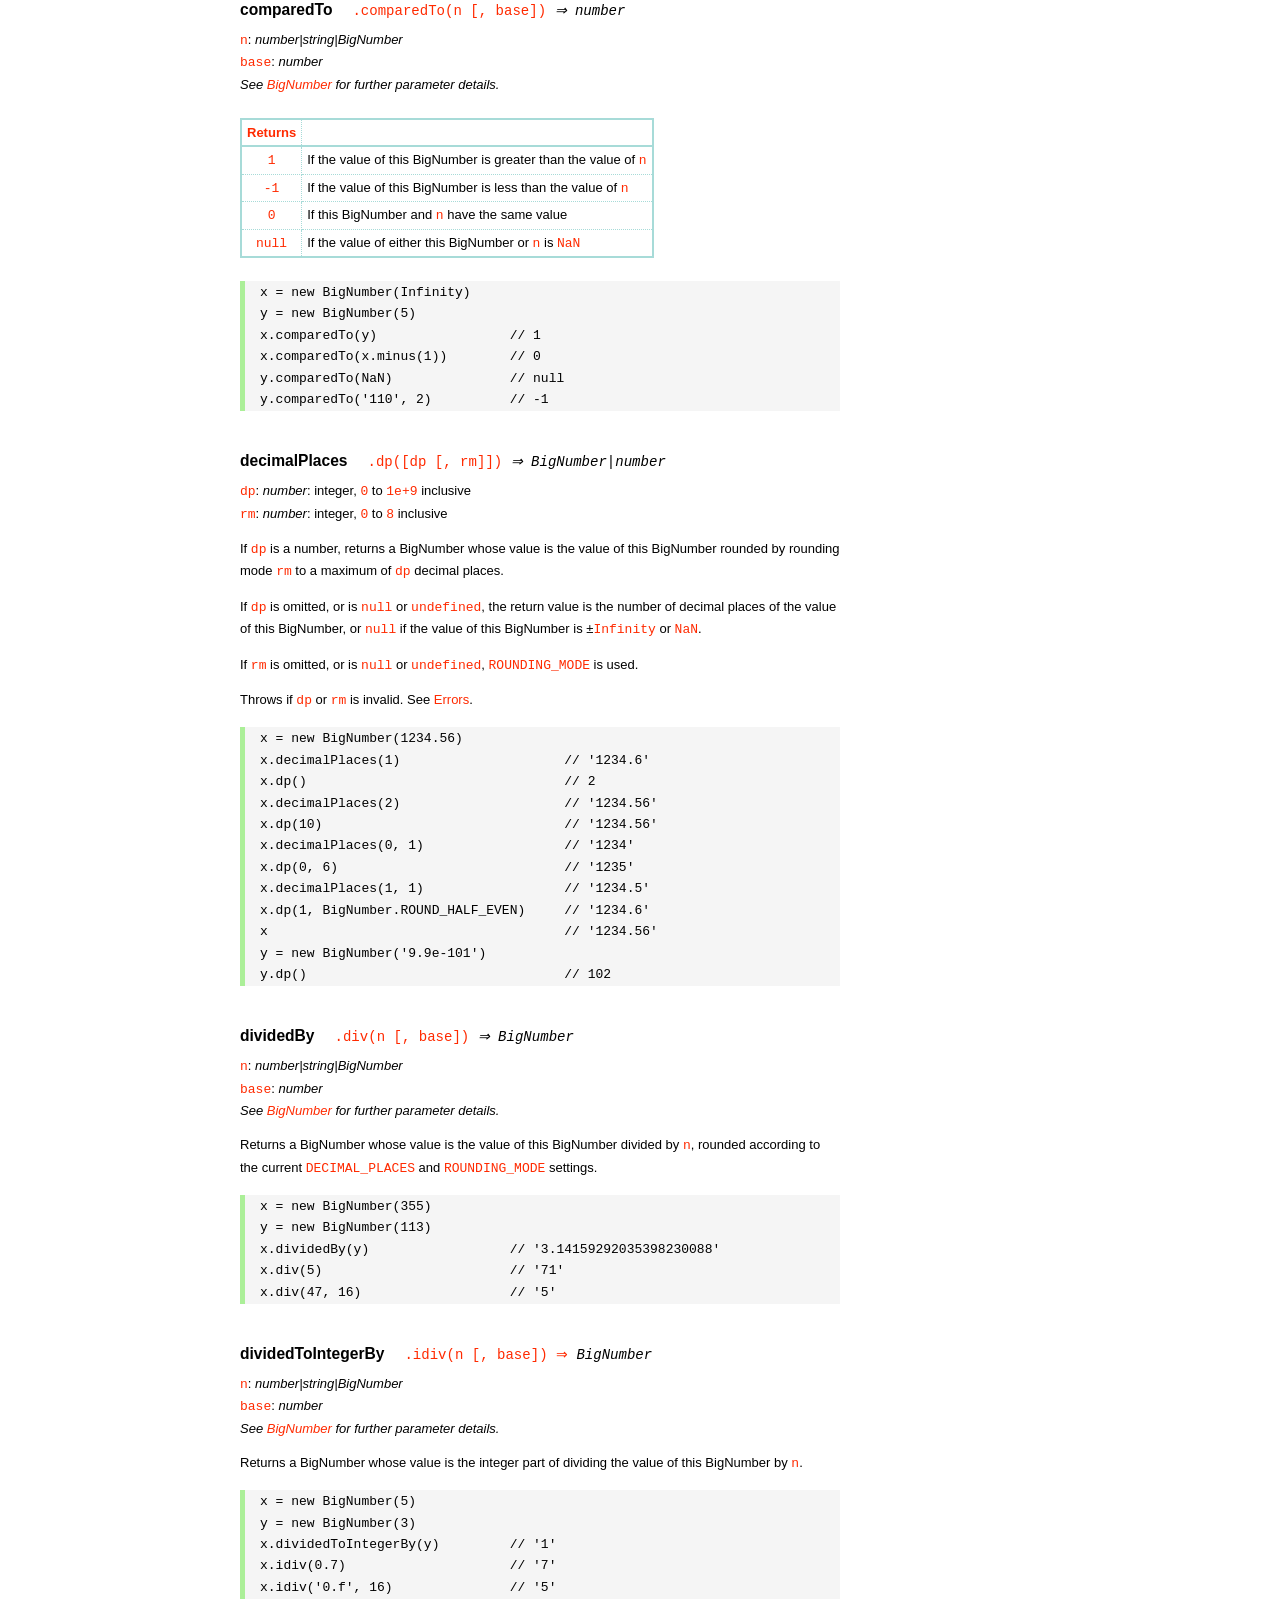
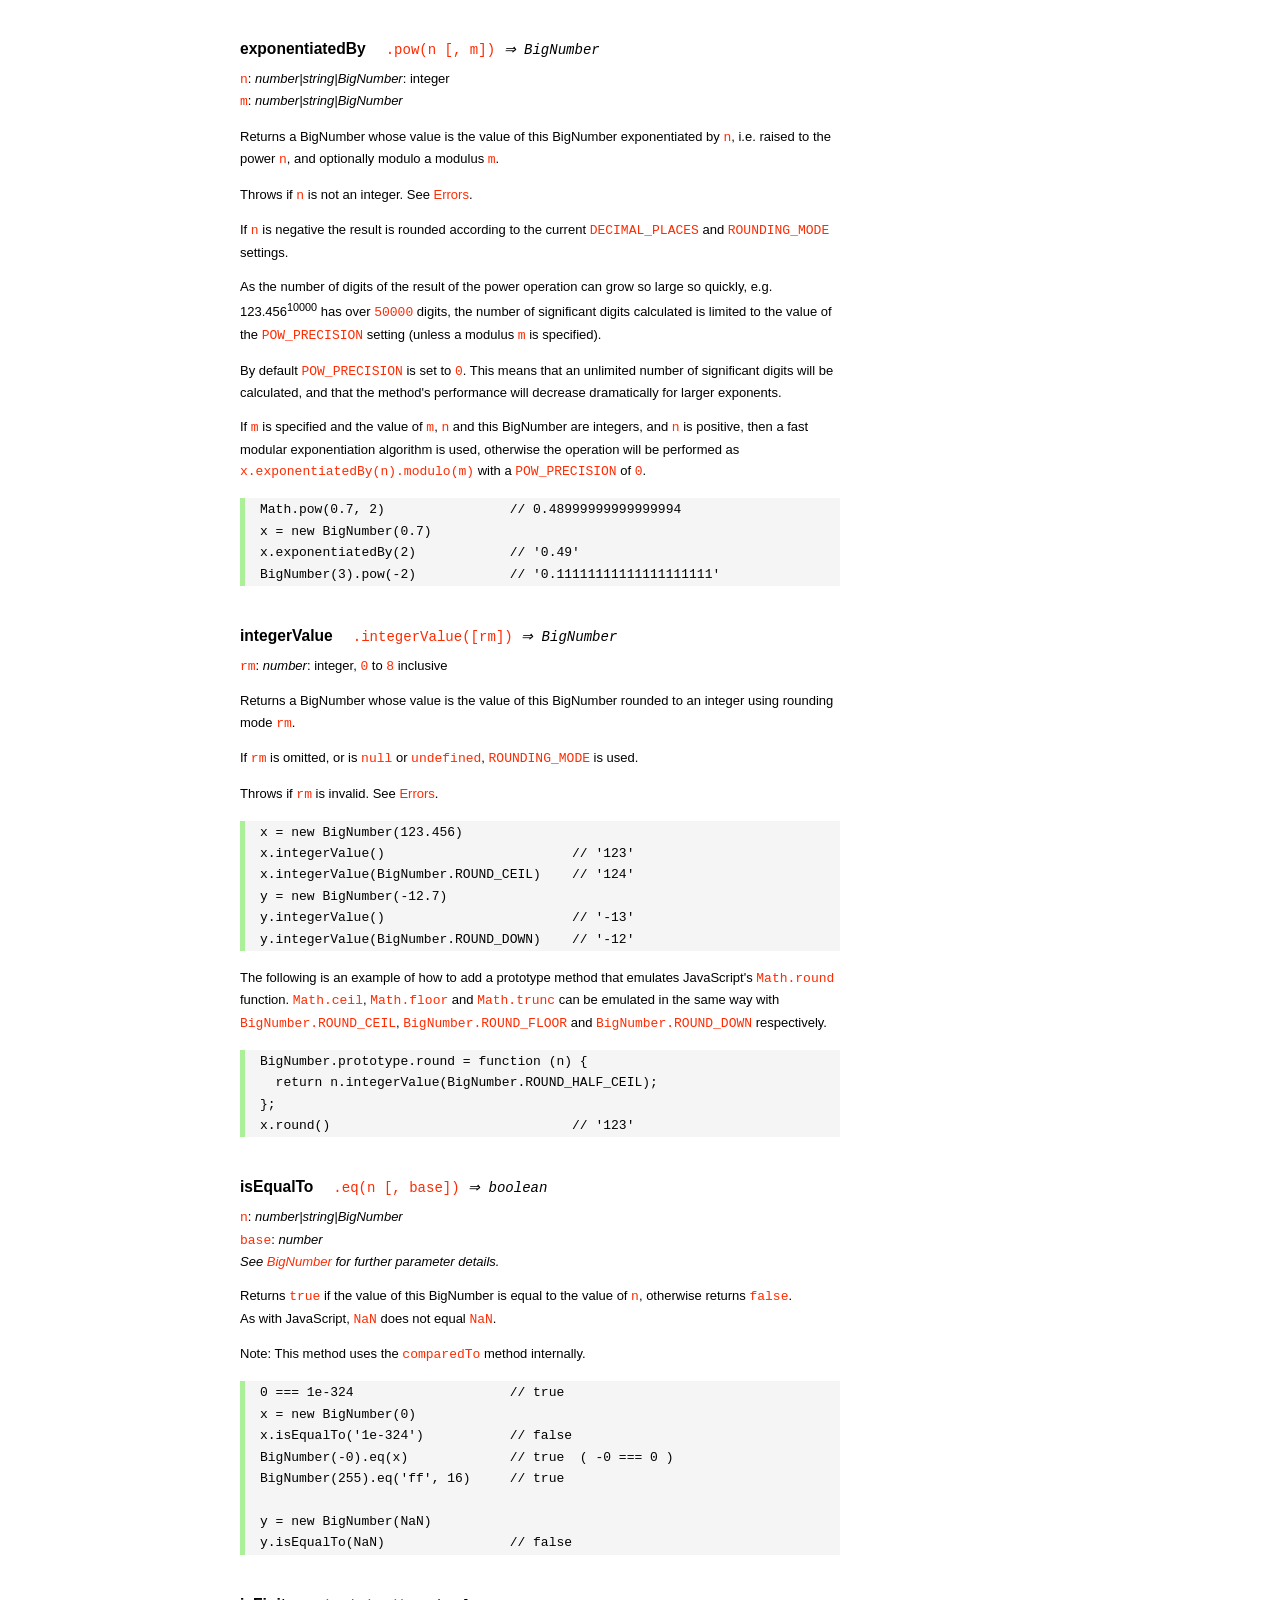
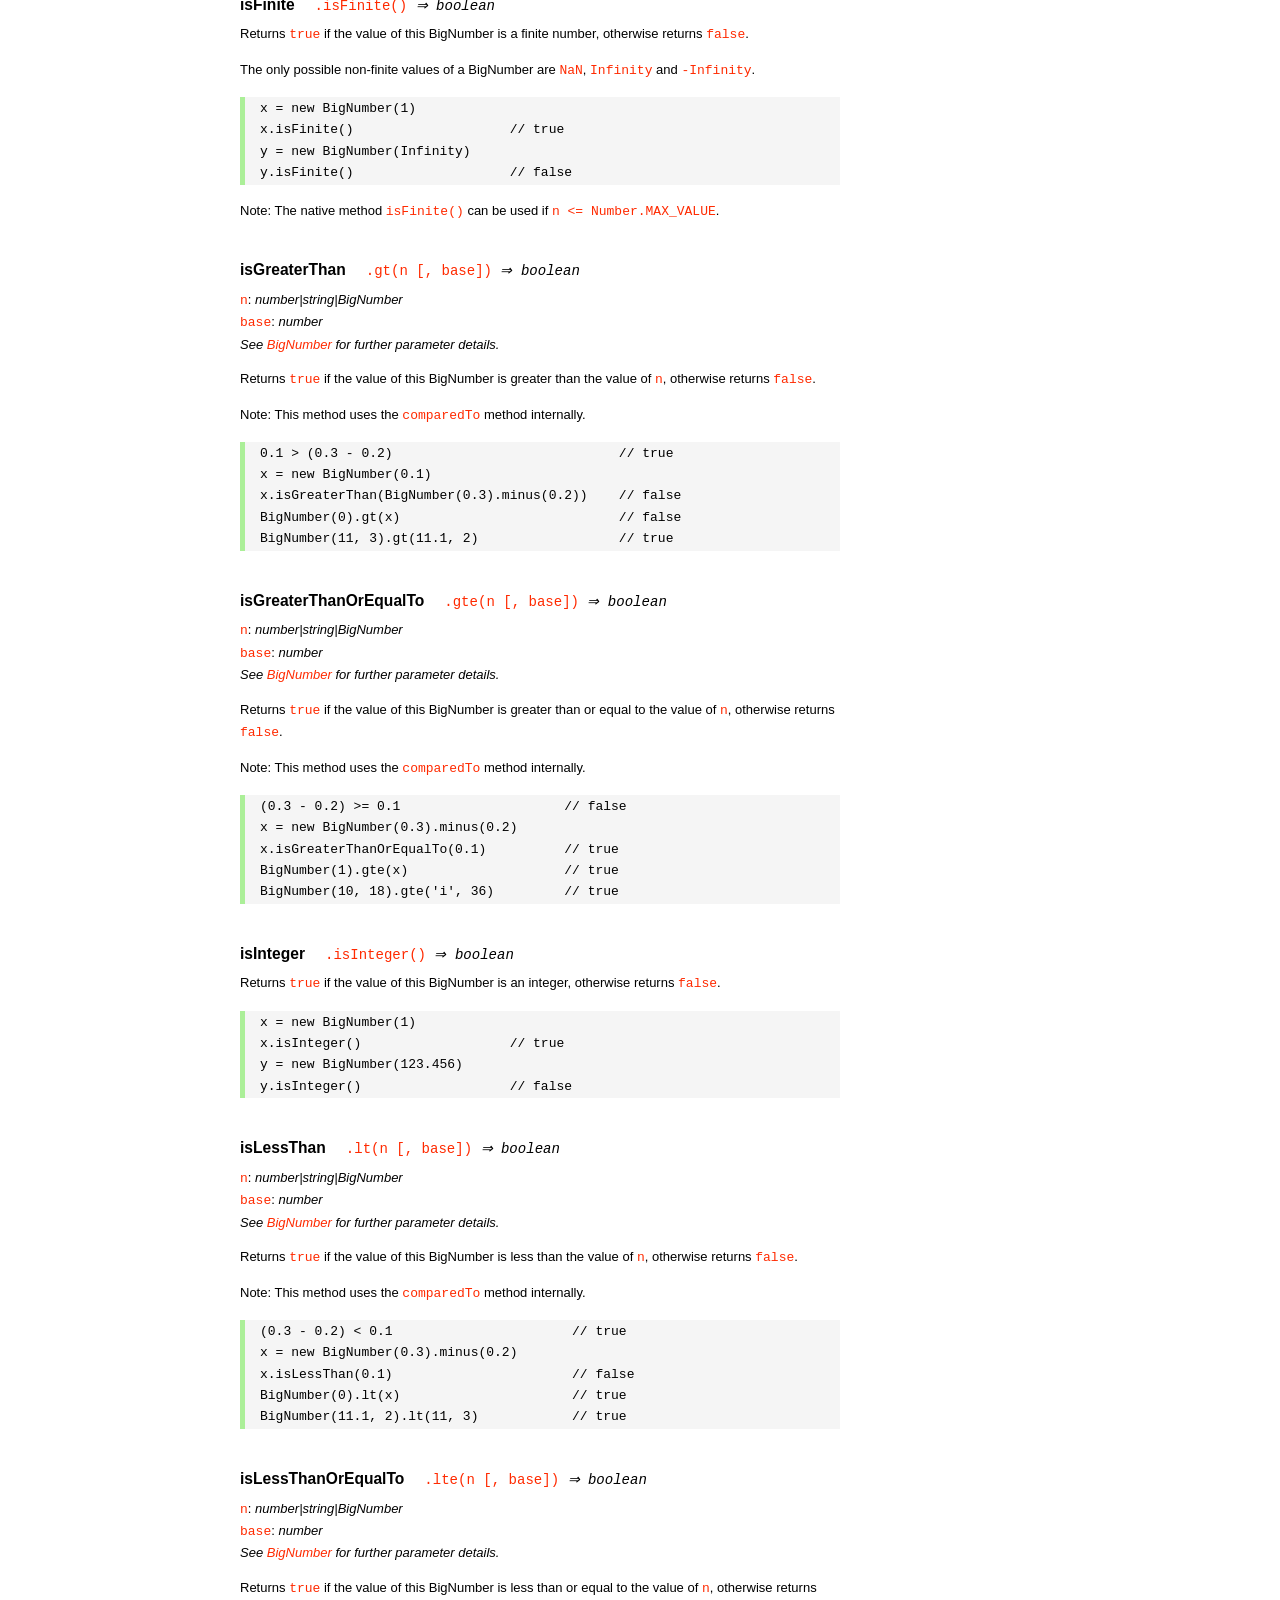
<file: node_modules/bignumber.js/doc/API.html>
<!DOCTYPE HTML>
<html>
<head>
<meta charset="utf-8">
<meta http-equiv="X-UA-Compatible" content="IE=edge">
<meta name="Author" content="M Mclaughlin">
<title>bignumber.js API</title>
<style>
html{font-size:100%}
body{background:#fff;font-family:"Helvetica Neue",Helvetica,Arial,sans-serif;font-size:13px;
  line-height:1.65em;min-height:100%;margin:0}
body,i{color:#000}
.nav{background:#fff;position:fixed;top:0;bottom:0;left:0;width:200px;overflow-y:auto;
  padding:15px 0 30px 15px}
div.container{width:600px;margin:50px 0 50px 240px}
p{margin:0 0 1em;width:600px}
pre,ul{margin:1em 0}
h1,h2,h3,h4,h5{margin:0;padding:1.5em 0 0}
h1,h2{padding:.75em 0}
h1{font:400 3em Verdana,sans-serif;color:#000;margin-bottom:1em}
h2{font-size:2.25em;color:#ff2a00}
h3{font-size:1.75em;color:#4dc71f}
h4{font-size:1.75em;color:#ff2a00;padding-bottom:.75em}
h5{font-size:1.2em;margin-bottom:.4em}
h6{font-size:1.1em;margin-bottom:0.8em;padding:0.5em 0}
dd{padding-top:.35em}
dt{padding-top:.5em}
b{font-weight:700}
dt b{font-size:1.3em}
a,a:visited{color:#ff2a00;text-decoration:none}
a:active,a:hover{outline:0;text-decoration:underline}
.nav a,.nav b,.nav a:visited{display:block;color:#ff2a00;font-weight:700; margin-top:15px}
.nav b{color:#4dc71f;margin-top:20px;cursor:default;width:auto}
ul{list-style-type:none;padding:0 0 0 20px}
.nav ul{line-height:14px;padding-left:0;margin:5px 0 0}
.nav ul a,.nav ul a:visited,span{display:inline;color:#000;font-family:Verdana,Geneva,sans-serif;
  font-size:11px;font-weight:400;margin:0}
.inset,ul.inset{margin-left:20px}
.inset{font-size:.9em}
.nav li{width:auto;margin:0 0 3px}
.alias{font-style:italic;margin-left:20px}
table{border-collapse:collapse;border-spacing:0;border:2px solid #a7dbd8;margin:1.75em 0;padding:0}
td,th{text-align:left;margin:0;padding:2px 5px;border:1px dotted #a7dbd8}
th{border-top:2px solid #a7dbd8;border-bottom:2px solid #a7dbd8;color:#ff2a00}
code,pre{font-family:Consolas, monaco, monospace;font-weight:400}
pre{background:#f5f5f5;white-space:pre-wrap;word-wrap:break-word;border-left:5px solid #abef98;
  padding:1px 0 1px 15px;margin:1.2em 0}
code,.nav-title{color:#ff2a00}
.end{margin-bottom:25px}
.centre{text-align:center}
.error-table{font-size:13px;width:100%}
#faq{margin:3em 0 0}
li span{float:right;margin-right:10px;color:#c0c0c0}
#js{font:inherit;color:#4dc71f}
</style>
</head>
<body>

  <div class="nav">

    <b>v8.1.0</b>

	<a class='nav-title' href="#">API</a>

    <b> CONSTRUCTOR </b>
    <ul>
      <li><a href="#bignumber">BigNumber</a></li>
    </ul>

    <a href="#methods">Methods</a>
    <ul>
      <li><a href="#clone">clone</a></li>
      <li><a href="#config" >config</a><span>set</span></li>
      <li>
        <ul class="inset">
          <li><a href="#decimal-places">DECIMAL_PLACES</a></li>
          <li><a href="#rounding-mode" >ROUNDING_MODE</a></li>
          <li><a href="#exponential-at">EXPONENTIAL_AT</a></li>
          <li><a href="#range"         >RANGE</a></li>
          <li><a href="#crypto"        >CRYPTO</a></li>
          <li><a href="#modulo-mode"   >MODULO_MODE</a></li>
          <li><a href="#pow-precision" >POW_PRECISION</a></li>
          <li><a href="#format"        >FORMAT</a></li>
          <li><a href="#alphabet"      >ALPHABET</a></li>
        </ul>
      </li>
      <li><a href="#isBigNumber">isBigNumber</a></li>
      <li><a href="#max"        >maximum</a><span>max</span></li>
      <li><a href="#min"        >minimum</a><span>min</span></li>
      <li><a href="#random"     >random</a></li>
      <li><a href="#sum"        >sum</a></li>
    </ul>

    <a href="#constructor-properties">Properties</a>
    <ul>
      <li><a href="#round-up"        >ROUND_UP</a></li>
      <li><a href="#round-down"      >ROUND_DOWN</a></li>
      <li><a href="#round-ceil"      >ROUND_CEIL</a></li>
      <li><a href="#round-floor"     >ROUND_FLOOR</a></li>
      <li><a href="#round-half-up"   >ROUND_HALF_UP</a></li>
      <li><a href="#round-half-down" >ROUND_HALF_DOWN</a></li>
      <li><a href="#round-half-even" >ROUND_HALF_EVEN</a></li>
      <li><a href="#round-half-ceil" >ROUND_HALF_CEIL</a></li>
      <li><a href="#round-half-floor">ROUND_HALF_FLOOR</a></li>
      <li><a href="#debug"           >DEBUG</a></li>
    </ul>

    <b> INSTANCE </b>

    <a href="#prototype-methods">Methods</a>
    <ul>
      <li><a href="#abs"    >absoluteValue         </a><span>abs</span>  </li>
      <li><a href="#cmp"    >comparedTo            </a>                  </li>
      <li><a href="#dp"     >decimalPlaces         </a><span>dp</span>   </li>
      <li><a href="#div"    >dividedBy             </a><span>div</span>  </li>
      <li><a href="#divInt" >dividedToIntegerBy    </a><span>idiv</span> </li>
      <li><a href="#pow"    >exponentiatedBy       </a><span>pow</span>  </li>
      <li><a href="#int"    >integerValue          </a>                  </li>
      <li><a href="#eq"     >isEqualTo             </a><span>eq</span>   </li>
      <li><a href="#isF"    >isFinite              </a>                  </li>
      <li><a href="#gt"     >isGreaterThan         </a><span>gt</span>   </li>
      <li><a href="#gte"    >isGreaterThanOrEqualTo</a><span>gte</span>  </li>
      <li><a href="#isInt"  >isInteger             </a>                  </li>
      <li><a href="#lt"     >isLessThan            </a><span>lt</span>   </li>
      <li><a href="#lte"    >isLessThanOrEqualTo   </a><span>lte</span>  </li>
      <li><a href="#isNaN"  >isNaN                 </a>                  </li>
      <li><a href="#isNeg"  >isNegative            </a>                  </li>
      <li><a href="#isPos"  >isPositive            </a>                  </li>
      <li><a href="#isZ"    >isZero                </a>                  </li>
      <li><a href="#minus"  >minus                 </a>                  </li>
      <li><a href="#mod"    >modulo                </a><span>mod</span>  </li>
      <li><a href="#times"  >multipliedBy          </a><span>times</span></li>
      <li><a href="#neg"    >negated               </a>                  </li>
      <li><a href="#plus"   >plus                  </a>                  </li>
      <li><a href="#sd"     >precision             </a><span>sd</span>   </li>
      <li><a href="#shift"  >shiftedBy             </a>                  </li>
      <li><a href="#sqrt"   >squareRoot            </a><span>sqrt</span> </li>
      <li><a href="#toE"    >toExponential         </a>                  </li>
      <li><a href="#toFix"  >toFixed               </a>                  </li>
      <li><a href="#toFor"  >toFormat              </a>                  </li>
      <li><a href="#toFr"   >toFraction            </a>                  </li>
      <li><a href="#toJSON" >toJSON                </a>                  </li>
      <li><a href="#toN"    >toNumber              </a>                  </li>
      <li><a href="#toP"    >toPrecision           </a>                  </li>
      <li><a href="#toS"    >toString              </a>                  </li>
      <li><a href="#valueOf">valueOf               </a>                  </li>
    </ul>

    <a href="#instance-properties">Properties</a>
    <ul>
      <li><a href="#coefficient">c: coefficient</a></li>
      <li><a href="#exponent"   >e: exponent</a></li>
      <li><a href="#sign"       >s: sign</a></li>
    </ul>

    <a href="#zero-nan-infinity">Zero, NaN &amp; Infinity</a>
    <a href="#Errors">Errors</a>
    <a href="#type-coercion">Type coercion</a>
    <a class='end' href="#faq">FAQ</a>

  </div>

  <div class="container">

    <h1>bignumber<span id='js'>.js</span></h1>

    <p>A JavaScript library for arbitrary-precision arithmetic.</p>
    <p><a href="https://github.com/MikeMcl/bignumber.js">Hosted on GitHub</a>. </p>

    <h2>API</h2>

    <p>
      See the <a href='https://github.com/MikeMcl/bignumber.js'>README</a> on GitHub for a
      quick-start introduction.
    </p>
    <p>
      In all examples below, <code>var</code> and semicolons are not shown, and if a commented-out
      value is in quotes it means <code>toString</code> has been called on the preceding expression.
    </p>


    <h3>CONSTRUCTOR</h3>


    <h5 id="bignumber">
      BigNumber<code class='inset'>BigNumber(n [, base]) <i>&rArr; BigNumber</i></code>
    </h5>
    <p>
      <code>n</code>: <i>number|string|BigNumber</i><br />
      <code>base</code>: <i>number</i>: integer, <code>2</code> to <code>36</code> inclusive. (See
      <a href='#alphabet'><code>ALPHABET</code></a> to extend this range).
    </p>
    <p>
      Returns a new instance of a BigNumber object with value <code>n</code>, where <code>n</code>
      is a numeric value in the specified <code>base</code>, or base <code>10</code> if
      <code>base</code> is omitted or is <code>null</code> or <code>undefined</code>.
    </p>
    <pre>
x = new BigNumber(123.4567)                // '123.4567'
// 'new' is optional
y = BigNumber(x)                           // '123.4567'</pre>
    <p>
      If <code>n</code> is a base <code>10</code> value it can be in normal (fixed-point) or
      exponential notation. Values in other bases must be in normal notation. Values in any base can
      have fraction digits, i.e. digits after the decimal point.
    </p>
    <pre>
new BigNumber(43210)                       // '43210'
new BigNumber('4.321e+4')                  // '43210'
new BigNumber('-735.0918e-430')            // '-7.350918e-428'
new BigNumber('123412421.234324', 5)       // '607236.557696'</pre>
    <p>
      Signed <code>0</code>, signed <code>Infinity</code> and <code>NaN</code> are supported.
    </p>
    <pre>
new BigNumber('-Infinity')                 // '-Infinity'
new BigNumber(NaN)                         // 'NaN'
new BigNumber(-0)                          // '0'
new BigNumber('.5')                        // '0.5'
new BigNumber('+2')                        // '2'</pre>
    <p>
      String values in hexadecimal literal form, e.g. <code>'0xff'</code>, are valid, as are
      string values with the octal and binary prefixs <code>'0o'</code> and <code>'0b'</code>.
      String values in octal literal form without the prefix will be interpreted as
      decimals, e.g. <code>'011'</code> is interpreted as 11, not 9.
    </p>
    <pre>
new BigNumber(-10110100.1, 2)              // '-180.5'
new BigNumber('-0b10110100.1')             // '-180.5'
new BigNumber('ff.8', 16)                  // '255.5'
new BigNumber('0xff.8')                    // '255.5'</pre>
    <p>
      If a base is specified, <code>n</code> is rounded according to the current
      <a href='#decimal-places'><code>DECIMAL_PLACES</code></a> and
      <a href='#rounding-mode'><code>ROUNDING_MODE</code></a> settings. <em>This includes base
      <code>10</code> so don't include a <code>base</code> parameter for decimal values unless
      this behaviour is wanted.</em>
    </p>
    <pre>BigNumber.config({ DECIMAL_PLACES: 5 })
new BigNumber(1.23456789)                  // '1.23456789'
new BigNumber(1.23456789, 10)              // '1.23457'</pre>
    <p>An error is thrown if <code>base</code> is invalid. See <a href='#Errors'>Errors</a>.</p>
    <p>
      There is no limit to the number of digits of a value of type <em>string</em> (other than
      that of JavaScript's maximum array size). See <a href='#range'><code>RANGE</code></a> to set
      the maximum and minimum possible exponent value of a BigNumber.
    </p>
    <pre>
new BigNumber('5032485723458348569331745.33434346346912144534543')
new BigNumber('4.321e10000000')</pre>
    <p>BigNumber <code>NaN</code> is returned if <code>n</code> is invalid
    (unless <code>BigNumber.DEBUG</code> is <code>true</code>, see below).</p>
    <pre>
new BigNumber('.1*')                       // 'NaN'
new BigNumber('blurgh')                    // 'NaN'
new BigNumber(9, 2)                        // 'NaN'</pre>
    <p>
      To aid in debugging, if <code>BigNumber.DEBUG</code> is <code>true</code> then an error will
      be thrown on an invalid <code>n</code>. An error will also be thrown if <code>n</code> is of
      type <em>number</em> with more than <code>15</code> significant digits, as calling
      <code><a href='#toS'>toString</a></code> or <code><a href='#valueOf'>valueOf</a></code> on
      these numbers may not result in the intended value.
    </p>
      <pre>
console.log(823456789123456.3)            //  823456789123456.2
new BigNumber(823456789123456.3)          // '823456789123456.2'
BigNumber.DEBUG = true
// '[BigNumber Error] Number primitive has more than 15 significant digits'
new BigNumber(823456789123456.3)
// '[BigNumber Error] Not a base 2 number'
new BigNumber(9, 2)</pre>
    <p>
      A BigNumber can also be created from an object literal.
      Use <code><a href='#isBigNumber'>isBigNumber</a></code> to check that it is well-formed.
    </p>
    <pre>new BigNumber({ s: 1, e: 2, c: [ 777, 12300000000000 ], _isBigNumber: true })    // '777.123'</pre>




    <h4 id="methods">Methods</h4>
     <p>The static methods of a BigNumber constructor.</p>




    <h5 id="clone">clone
      <code class='inset'>.clone([object]) <i>&rArr; BigNumber constructor</i></code>
    </h5>
    <p><code>object</code>: <i>object</i></p>
    <p>
      Returns a new independent BigNumber constructor with configuration as described by
      <code>object</code> (see <a href='#config'><code>config</code></a>), or with the default
      configuration if <code>object</code> is <code>null</code> or <code>undefined</code>.
    </p>
    <p>
      Throws if <code>object</code> is not an object. See <a href='#Errors'>Errors</a>.
    </p>
    <pre>BigNumber.config({ DECIMAL_PLACES: 5 })
BN = BigNumber.clone({ DECIMAL_PLACES: 9 })

x = new BigNumber(1)
y = new BN(1)

x.div(3)                        // 0.33333
y.div(3)                        // 0.333333333

// BN = BigNumber.clone({ DECIMAL_PLACES: 9 }) is equivalent to:
BN = BigNumber.clone()
BN.config({ DECIMAL_PLACES: 9 })</pre>



    <h5 id="config">config<code class='inset'>set([object]) <i>&rArr; object</i></code></h5>
    <p>
      <code>object</code>: <i>object</i>: an object that contains some or all of the following
      properties.
    </p>
    <p>Configures the settings for this particular BigNumber constructor.</p>

    <dl class='inset'>
      <dt id="decimal-places"><code><b>DECIMAL_PLACES</b></code></dt>
      <dd>
        <i>number</i>: integer, <code>0</code> to <code>1e+9</code> inclusive<br />
        Default value: <code>20</code>
      </dd>
      <dd>
        The <u>maximum</u> number of decimal places of the results of operations involving
        division, i.e. division, square root and base conversion operations, and power
        operations with negative exponents.<br />
      </dd>
      <dd>
      <pre>BigNumber.config({ DECIMAL_PLACES: 5 })
BigNumber.set({ DECIMAL_PLACES: 5 })    // equivalent</pre>
      </dd>



      <dt id="rounding-mode"><code><b>ROUNDING_MODE</b></code></dt>
      <dd>
        <i>number</i>: integer, <code>0</code> to <code>8</code> inclusive<br />
        Default value: <code>4</code> <a href="#round-half-up">(<code>ROUND_HALF_UP</code>)</a>
      </dd>
      <dd>
        The rounding mode used in the above operations and the default rounding mode of
        <a href='#dp'><code>decimalPlaces</code></a>,
        <a href='#sd'><code>precision</code></a>,
        <a href='#toE'><code>toExponential</code></a>,
        <a href='#toFix'><code>toFixed</code></a>,
        <a href='#toFor'><code>toFormat</code></a> and
        <a href='#toP'><code>toPrecision</code></a>.
      </dd>
      <dd>The modes are available as enumerated properties of the BigNumber constructor.</dd>
       <dd>
      <pre>BigNumber.config({ ROUNDING_MODE: 0 })
BigNumber.set({ ROUNDING_MODE: BigNumber.ROUND_UP })    // equivalent</pre>
        </dd>



      <dt id="exponential-at"><code><b>EXPONENTIAL_AT</b></code></dt>
      <dd>
        <i>number</i>: integer, magnitude <code>0</code> to <code>1e+9</code> inclusive, or
        <br />
        <i>number</i>[]: [ integer <code>-1e+9</code> to <code>0</code> inclusive, integer
        <code>0</code> to <code>1e+9</code> inclusive ]<br />
        Default value: <code>[-7, 20]</code>
      </dd>
      <dd>
        The exponent value(s) at which <code>toString</code> returns exponential notation.
      </dd>
      <dd>
        If a single number is assigned, the value is the exponent magnitude.<br />
        If an array of two numbers is assigned then the first number is the negative exponent
        value at and beneath which exponential notation is used, and the second number is the
        positive exponent value at and above which the same.
      </dd>
      <dd>
        For example, to emulate JavaScript numbers in terms of the exponent values at which they
        begin to use exponential notation, use <code>[-7, 20]</code>.
      </dd>
      <dd>
      <pre>BigNumber.config({ EXPONENTIAL_AT: 2 })
new BigNumber(12.3)         // '12.3'        e is only 1
new BigNumber(123)          // '1.23e+2'
new BigNumber(0.123)        // '0.123'       e is only -1
new BigNumber(0.0123)       // '1.23e-2'

BigNumber.config({ EXPONENTIAL_AT: [-7, 20] })
new BigNumber(123456789)    // '123456789'   e is only 8
new BigNumber(0.000000123)  // '1.23e-7'

// Almost never return exponential notation:
BigNumber.config({ EXPONENTIAL_AT: 1e+9 })

// Always return exponential notation:
BigNumber.config({ EXPONENTIAL_AT: 0 })</pre>
      </dd>
      <dd>
        Regardless of the value of <code>EXPONENTIAL_AT</code>, the <code>toFixed</code> method
        will always return a value in normal notation and the <code>toExponential</code> method
        will always return a value in exponential form.
      </dd>
      <dd>
        Calling <code>toString</code> with a base argument, e.g. <code>toString(10)</code>, will
        also always return normal notation.
      </dd>



      <dt id="range"><code><b>RANGE</b></code></dt>
      <dd>
        <i>number</i>: integer, magnitude <code>1</code> to <code>1e+9</code> inclusive, or
        <br />
        <i>number</i>[]: [ integer <code>-1e+9</code> to <code>-1</code> inclusive, integer
        <code>1</code> to <code>1e+9</code> inclusive ]<br />
        Default value: <code>[-1e+9, 1e+9]</code>
      </dd>
      <dd>
        The exponent value(s) beyond which overflow to <code>Infinity</code> and underflow to
        zero occurs.
      </dd>
      <dd>
        If a single number is assigned, it is the maximum exponent magnitude: values wth a
        positive exponent of greater magnitude become <code>Infinity</code> and those with a
        negative exponent of greater magnitude become zero.
      <dd>
        If an array of two numbers is assigned then the first number is the negative exponent
        limit and the second number is the positive exponent limit.
      </dd>
      <dd>
        For example, to emulate JavaScript numbers in terms of the exponent values at which they
        become zero and <code>Infinity</code>, use <code>[-324, 308]</code>.
      </dd>
      <dd>
      <pre>BigNumber.config({ RANGE: 500 })
BigNumber.config().RANGE     // [ -500, 500 ]
new BigNumber('9.999e499')   // '9.999e+499'
new BigNumber('1e500')       // 'Infinity'
new BigNumber('1e-499')      // '1e-499'
new BigNumber('1e-500')      // '0'

BigNumber.config({ RANGE: [-3, 4] })
new BigNumber(99999)         // '99999'      e is only 4
new BigNumber(100000)        // 'Infinity'   e is 5
new BigNumber(0.001)         // '0.01'       e is only -3
new BigNumber(0.0001)        // '0'          e is -4</pre>
      </dd>
      <dd>
        The largest possible magnitude of a finite BigNumber is
        <code>9.999...e+1000000000</code>.<br />
        The smallest possible magnitude of a non-zero BigNumber is <code>1e-1000000000</code>.
      </dd>



      <dt id="crypto"><code><b>CRYPTO</b></code></dt>
      <dd>
        <i>boolean</i>: <code>true</code> or <code>false</code>.<br />
        Default value: <code>false</code>
      </dd>
      <dd>
        The value that determines whether cryptographically-secure pseudo-random number
        generation is used.
      </dd>
      <dd>
        If <code>CRYPTO</code> is set to <code>true</code> then the
        <a href='#random'><code>random</code></a> method will generate random digits using
        <code>crypto.getRandomValues</code> in browsers that support it, or
        <code>crypto.randomBytes</code> if using Node.js.
      </dd>
      <dd>
        If neither function is supported by the host environment then attempting to set
        <code>CRYPTO</code> to <code>true</code> will fail and an exception will be thrown.
      </dd>
      <dd>
        If <code>CRYPTO</code> is <code>false</code> then the source of randomness used will be
        <code>Math.random</code> (which is assumed to generate at least <code>30</code> bits of
        randomness).
      </dd>
      <dd>See <a href='#random'><code>random</code></a>.</dd>
      <dd>
      <pre>
// Node.js
global.crypto = require('crypto')

BigNumber.config({ CRYPTO: true })
BigNumber.config().CRYPTO       // true
BigNumber.random()              // 0.54340758610486147524</pre>
      </dd>



      <dt id="modulo-mode"><code><b>MODULO_MODE</b></code></dt>
      <dd>
        <i>number</i>: integer, <code>0</code> to <code>9</code> inclusive<br />
        Default value: <code>1</code> (<a href="#round-down"><code>ROUND_DOWN</code></a>)
      </dd>
      <dd>The modulo mode used when calculating the modulus: <code>a mod n</code>.</dd>
      <dd>
        The quotient, <code>q = a / n</code>, is calculated according to the
        <a href='#rounding-mode'><code>ROUNDING_MODE</code></a> that corresponds to the chosen
        <code>MODULO_MODE</code>.
      </dd>
      <dd>The remainder, <code>r</code>, is calculated as: <code>r = a - n * q</code>.</dd>
      <dd>
        The modes that are most commonly used for the modulus/remainder operation are shown in
        the following table. Although the other rounding modes can be used, they may not give
        useful results.
      </dd>
      <dd>
        <table>
          <tr><th>Property</th><th>Value</th><th>Description</th></tr>
          <tr>
            <td><b>ROUND_UP</b></td><td class='centre'>0</td>
            <td>
              The remainder is positive if the dividend is negative, otherwise it is negative.
            </td>
          </tr>
          <tr>
            <td><b>ROUND_DOWN</b></td><td class='centre'>1</td>
            <td>
              The remainder has the same sign as the dividend.<br />
              This uses 'truncating division' and matches the behaviour of JavaScript's
              remainder operator <code>%</code>.
            </td>
          </tr>
          <tr>
            <td><b>ROUND_FLOOR</b></td><td class='centre'>3</td>
            <td>
              The remainder has the same sign as the divisor.<br />
              This matches Python's <code>%</code> operator.
            </td>
          </tr>
          <tr>
            <td><b>ROUND_HALF_EVEN</b></td><td class='centre'>6</td>
            <td>The <i>IEEE 754</i> remainder function.</td>
          </tr>
           <tr>
             <td><b>EUCLID</b></td><td class='centre'>9</td>
             <td>
               The remainder is always positive. Euclidian division: <br />
               <code>q = sign(n) * floor(a / abs(n))</code>
             </td>
           </tr>
        </table>
      </dd>
      <dd>
        The rounding/modulo modes are available as enumerated properties of the BigNumber
        constructor.
      </dd>
      <dd>See <a href='#mod'><code>modulo</code></a>.</dd>
      <dd>
        <pre>BigNumber.config({ MODULO_MODE: BigNumber.EUCLID })
BigNumber.config({ MODULO_MODE: 9 })          // equivalent</pre>
      </dd>



      <dt id="pow-precision"><code><b>POW_PRECISION</b></code></dt>
      <dd>
        <i>number</i>: integer, <code>0</code> to <code>1e+9</code> inclusive.<br />
        Default value: <code>0</code>
      </dd>
      <dd>
        The <i>maximum</i> precision, i.e. number of significant digits, of the result of the power
        operation (unless a modulus is specified).
      </dd>
      <dd>If set to <code>0</code>, the number of significant digits will not be limited.</dd>
      <dd>See <a href='#pow'><code>exponentiatedBy</code></a>.</dd>
      <dd><pre>BigNumber.config({ POW_PRECISION: 100 })</pre></dd>



      <dt id="format"><code><b>FORMAT</b></code></dt>
      <dd><i>object</i></dd>
      <dd>
        The <code>FORMAT</code> object configures the format of the string returned by the
        <a href='#toFor'><code>toFormat</code></a> method.
      </dd>
      <dd>
        The example below shows the properties of the <code>FORMAT</code> object that are
        recognised, and their default values.
      </dd>
      <dd>
         Unlike the other configuration properties, the values of the properties of the
         <code>FORMAT</code> object will not be checked for validity. The existing
         <code>FORMAT</code> object will simply be replaced by the object that is passed in.
         The object can include any number of the properties shown below.
      </dd>
      <dd>See <a href='#toFor'><code>toFormat</code></a> for examples of usage.</dd>
      <dd>
      <pre>
BigNumber.config({
  FORMAT: {
    // string to prepend
    prefix: '',
    // decimal separator
    decimalSeparator: '.',
    // grouping separator of the integer part
    groupSeparator: ',',
    // primary grouping size of the integer part
    groupSize: 3,
    // secondary grouping size of the integer part
    secondaryGroupSize: 0,
    // grouping separator of the fraction part
    fractionGroupSeparator: ' ',
    // grouping size of the fraction part
    fractionGroupSize: 0,
    // string to append
    suffix: ''
  }
});</pre>
      </dd>



      <dt id="alphabet"><code><b>ALPHABET</b></code></dt>
      <dd>
        <i>string</i><br />
        Default value: <code>'0123456789abcdefghijklmnopqrstuvwxyz'</code>
      </dd>
      <dd>
        The alphabet used for base conversion. The length of the alphabet corresponds to the
        maximum value of the base argument that can be passed to the
        <a href='#bignumber'><code>BigNumber</code></a> constructor or
        <a href='#toS'><code>toString</code></a>.
      </dd>
      <dd>
        There is no maximum length for the alphabet, but it must be at least 2 characters long, and
        it must not contain whitespace or a repeated character, or the sign indicators
        <code>'+'</code> and <code>'-'</code>, or the decimal separator <code>'.'</code>.
      </dd>
      <dd>
        <pre>// duodecimal (base 12)
BigNumber.config({ ALPHABET: '0123456789TE' })
x = new BigNumber('T', 12)
x.toString()                // '10'
x.toString(12)              // 'T'</pre>
      </dd>



    </dl>
    <br /><br />
    <p>Returns an object with the above properties and their current values.</p>
    <p>
      Throws if <code>object</code> is not an object, or if an invalid value is assigned to
      one or more of the above properties. See <a href='#Errors'>Errors</a>.
    </p>
    <pre>
BigNumber.config({
  DECIMAL_PLACES: 40,
  ROUNDING_MODE: BigNumber.ROUND_HALF_CEIL,
  EXPONENTIAL_AT: [-10, 20],
  RANGE: [-500, 500],
  CRYPTO: true,
  MODULO_MODE: BigNumber.ROUND_FLOOR,
  POW_PRECISION: 80,
  FORMAT: {
    groupSize: 3,
    groupSeparator: ' ',
    decimalSeparator: ','
  },
  ALPHABET: '0123456789abcdefghijklmnopqrstuvwxyzABCDEFGHIJKLMNOPQRSTUVWXYZ$_'
});

obj = BigNumber.config();
obj.DECIMAL_PLACES        // 40
obj.RANGE                 // [-500, 500]</pre>



    <h5 id="isBigNumber">
      isBigNumber<code class='inset'>.isBigNumber(value) <i>&rArr; boolean</i></code>
    </h5>
    <p><code>value</code>: <i>any</i><br /></p>
    <p>
      Returns <code>true</code> if <code>value</code> is a BigNumber instance, otherwise returns
      <code>false</code>.
    </p>
    <pre>x = 42
y = new BigNumber(x)

BigNumber.isBigNumber(x)             // false
y instanceof BigNumber               // true
BigNumber.isBigNumber(y)             // true

BN = BigNumber.clone();
z = new BN(x)
z instanceof BigNumber               // false
BigNumber.isBigNumber(z)             // true</pre>
    <p>
      If <code>value</code> is a BigNumber instance and <code>BigNumber.DEBUG</code> is <code>true</code>,
      then this method will also check if <code>value</code> is well-formed, and throw if it is not.
      See <a href='#Errors'>Errors</a>.
    </p>
    <p>
      The check can be useful if creating a BigNumber from an object literal.
      See <a href='#bignumber'>BigNumber</a>.
    </p>
    <pre>
x = new BigNumber(10)

// Change x.c to an illegitimate value.
x.c = NaN

BigNumber.DEBUG = false

// No error.
BigNumber.isBigNumber(x)    // true

BigNumber.DEBUG = true

// Error.
BigNumber.isBigNumber(x)    // '[BigNumber Error] Invalid BigNumber'</pre>



    <h5 id="max">maximum<code class='inset'>.max(n...) <i>&rArr; BigNumber</i></code></h5>
    <p>
      <code>n</code>: <i>number|string|BigNumber</i><br />
      <i>See <code><a href="#bignumber">BigNumber</a></code> for further parameter details.</i>
    </p>
    <p>
      Returns a BigNumber whose value is the maximum of the arguments.
    </p>
    <p>The return value is always exact and unrounded.</p>
    <pre>x = new BigNumber('3257869345.0378653')
BigNumber.maximum(4e9, x, '123456789.9')      // '4000000000'

arr = [12, '13', new BigNumber(14)]
BigNumber.max.apply(null, arr)                // '14'</pre>



    <h5 id="min">minimum<code class='inset'>.min(n...) <i>&rArr; BigNumber</i></code></h5>
    <p>
      <code>n</code>: <i>number|string|BigNumber</i><br />
      <i>See <code><a href="#bignumber">BigNumber</a></code> for further parameter details.</i>
    </p>
    <p>
      Returns a BigNumber whose value is the minimum of the arguments.
    </p>
    <p>The return value is always exact and unrounded.</p>
    <pre>x = new BigNumber('3257869345.0378653')
BigNumber.minimum(4e9, x, '123456789.9')      // '123456789.9'

arr = [2, new BigNumber(-14), '-15.9999', -12]
BigNumber.min.apply(null, arr)                // '-15.9999'</pre>



    <h5 id="random">
      random<code class='inset'>.random([dp]) <i>&rArr; BigNumber</i></code>
    </h5>
    <p><code>dp</code>: <i>number</i>: integer, <code>0</code> to <code>1e+9</code> inclusive</p>
    <p>
      Returns a new BigNumber with a pseudo-random value equal to or greater than <code>0</code> and
      less than <code>1</code>.
    </p>
    <p>
      The return value will have <code>dp</code> decimal places (or less if trailing zeros are
      produced).<br />
      If <code>dp</code> is omitted then the number of decimal places will default to the current
      <a href='#decimal-places'><code>DECIMAL_PLACES</code></a> setting.
    </p>
    <p>
      Depending on the value of this BigNumber constructor's
      <a href='#crypto'><code>CRYPTO</code></a> setting and the support for the
      <code>crypto</code> object in the host environment, the random digits of the return value are
      generated by either <code>Math.random</code> (fastest), <code>crypto.getRandomValues</code>
      (Web Cryptography API in recent browsers) or <code>crypto.randomBytes</code> (Node.js).
    </p>
    <p>
      To be able to set <a href='#crypto'><code>CRYPTO</code></a> to <code>true</code> when using
      Node.js, the <code>crypto</code> object must be available globally:
    </p>
    <pre>global.crypto = require('crypto')</pre>
    <p>
      If <a href='#crypto'><code>CRYPTO</code></a> is <code>true</code>, i.e. one of the
      <code>crypto</code> methods is to be used, the value of a returned BigNumber should be
      cryptographically-secure and statistically indistinguishable from a random value.
    </p>
    <p>
      Throws if <code>dp</code> is invalid. See <a href='#Errors'>Errors</a>.
    </p>
    <pre>BigNumber.config({ DECIMAL_PLACES: 10 })
BigNumber.random()              // '0.4117936847'
BigNumber.random(20)            // '0.78193327636914089009'</pre>



    <h5 id="sum">sum<code class='inset'>.sum(n...) <i>&rArr; BigNumber</i></code></h5>
    <p>
      <code>n</code>: <i>number|string|BigNumber</i><br />
      <i>See <code><a href="#bignumber">BigNumber</a></code> for further parameter details.</i>
    </p>
    <p>Returns a BigNumber whose value is the sum of the arguments.</p>
    <p>The return value is always exact and unrounded.</p>
    <pre>x = new BigNumber('3257869345.0378653')
BigNumber.sum(4e9, x, '123456789.9')      // '7381326134.9378653'

arr = [2, new BigNumber(14), '15.9999', 12]
BigNumber.sum.apply(null, arr)            // '43.9999'</pre>



    <h4 id="constructor-properties">Properties</h4>
    <p>
      The library's enumerated rounding modes are stored as properties of the constructor.<br />
      (They are not referenced internally by the library itself.)
    </p>
    <p>
      Rounding modes <code>0</code> to <code>6</code> (inclusive) are the same as those of Java's
      BigDecimal class.
    </p>
    <table>
      <tr>
        <th>Property</th>
        <th>Value</th>
        <th>Description</th>
      </tr>
      <tr>
        <td id="round-up"><b>ROUND_UP</b></td>
        <td class='centre'>0</td>
        <td>Rounds away from zero</td>
      </tr>
      <tr>
        <td id="round-down"><b>ROUND_DOWN</b></td>
        <td class='centre'>1</td>
        <td>Rounds towards zero</td>
      </tr>
      <tr>
        <td id="round-ceil"><b>ROUND_CEIL</b></td>
        <td class='centre'>2</td>
        <td>Rounds towards <code>Infinity</code></td>
      </tr>
      <tr>
        <td id="round-floor"><b>ROUND_FLOOR</b></td>
        <td class='centre'>3</td>
        <td>Rounds towards <code>-Infinity</code></td>
      </tr>
      <tr>
        <td id="round-half-up"><b>ROUND_HALF_UP</b></td>
        <td class='centre'>4</td>
        <td>
          Rounds towards nearest neighbour.<br />
          If equidistant, rounds away from zero
        </td>
      </tr>
      <tr>
        <td id="round-half-down"><b>ROUND_HALF_DOWN</b></td>
        <td class='centre'>5</td>
        <td>
          Rounds towards nearest neighbour.<br />
          If equidistant, rounds towards zero
        </td>
      </tr>
      <tr>
        <td id="round-half-even"><b>ROUND_HALF_EVEN</b></td>
        <td class='centre'>6</td>
        <td>
          Rounds towards nearest neighbour.<br />
          If equidistant, rounds towards even neighbour
        </td>
      </tr>
      <tr>
        <td id="round-half-ceil"><b>ROUND_HALF_CEIL</b></td>
        <td class='centre'>7</td>
        <td>
          Rounds towards nearest neighbour.<br />
          If equidistant, rounds towards <code>Infinity</code>
        </td>
      </tr>
      <tr>
        <td id="round-half-floor"><b>ROUND_HALF_FLOOR</b></td>
        <td class='centre'>8</td>
        <td>
          Rounds towards nearest neighbour.<br />
          If equidistant, rounds towards <code>-Infinity</code>
        </td>
      </tr>
    </table>
    <pre>
BigNumber.config({ ROUNDING_MODE: BigNumber.ROUND_CEIL })
BigNumber.config({ ROUNDING_MODE: 2 })     // equivalent</pre>

    <h5 id="debug">DEBUG</h5>
    <p><i>undefined|false|true</i></p>
    <p>
      If <code>BigNumber.DEBUG</code> is set <code>true</code> then an error will be thrown
      if this <a href='#bignumber'>BigNumber</a> constructor receives an invalid value, such as
      a value of type <em>number</em> with more than <code>15</code> significant digits.
      See <a href='#bignumber'>BigNumber</a>.
    </p>
    <p>
      An error will also be thrown if the <code><a href='#isBigNumber'>isBigNumber</a></code>
      method receives a BigNumber that is not well-formed.
      See <code><a href='#isBigNumber'>isBigNumber</a></code>.
    </p>
    <pre>BigNumber.DEBUG = true</pre>


    <h3>INSTANCE</h3>


    <h4 id="prototype-methods">Methods</h4>
    <p>The methods inherited by a BigNumber instance from its constructor's prototype object.</p>
    <p>A BigNumber is immutable in the sense that it is not changed by its methods. </p>
    <p>
      The treatment of &plusmn;<code>0</code>, &plusmn;<code>Infinity</code> and <code>NaN</code> is
      consistent with how JavaScript treats these values.
    </p>
    <p>Many method names have a shorter alias.</p>



    <h5 id="abs">absoluteValue<code class='inset'>.abs() <i>&rArr; BigNumber</i></code></h5>
    <p>
      Returns a BigNumber whose value is the absolute value, i.e. the magnitude, of the value of
      this BigNumber.
    </p>
    <p>The return value is always exact and unrounded.</p>
    <pre>
x = new BigNumber(-0.8)
y = x.absoluteValue()           // '0.8'
z = y.abs()                     // '0.8'</pre>



    <h5 id="cmp">
      comparedTo<code class='inset'>.comparedTo(n [, base]) <i>&rArr; number</i></code>
    </h5>
    <p>
      <code>n</code>: <i>number|string|BigNumber</i><br />
      <code>base</code>: <i>number</i><br />
      <i>See <a href="#bignumber">BigNumber</a> for further parameter details.</i>
    </p>
    <table>
      <tr><th>Returns</th><th>&nbsp;</th></tr>
      <tr>
        <td class='centre'><code>1</code></td>
        <td>If the value of this BigNumber is greater than the value of <code>n</code></td>
      </tr>
      <tr>
        <td class='centre'><code>-1</code></td>
        <td>If the value of this BigNumber is less than the value of <code>n</code></td>
      </tr>
      <tr>
        <td class='centre'><code>0</code></td>
        <td>If this BigNumber and <code>n</code> have the same value</td>
      </tr>
       <tr>
        <td class='centre'><code>null</code></td>
        <td>If the value of either this BigNumber or <code>n</code> is <code>NaN</code></td>
      </tr>
    </table>
    <pre>
x = new BigNumber(Infinity)
y = new BigNumber(5)
x.comparedTo(y)                 // 1
x.comparedTo(x.minus(1))        // 0
y.comparedTo(NaN)               // null
y.comparedTo('110', 2)          // -1</pre>



    <h5 id="dp">
      decimalPlaces<code class='inset'>.dp([dp [, rm]]) <i>&rArr; BigNumber|number</i></code>
    </h5>
    <p>
      <code>dp</code>: <i>number</i>: integer, <code>0</code> to <code>1e+9</code> inclusive<br />
      <code>rm</code>: <i>number</i>: integer, <code>0</code> to <code>8</code> inclusive
    </p>
    <p>
      If <code>dp</code> is a number, returns a BigNumber whose value is the value of this BigNumber
      rounded by rounding mode <code>rm</code> to a maximum of <code>dp</code> decimal places.
    </p>
    <p>
      If <code>dp</code> is omitted, or is <code>null</code> or <code>undefined</code>, the return
      value is the number of decimal places of the value of this BigNumber, or <code>null</code> if
      the value of this BigNumber is &plusmn;<code>Infinity</code> or <code>NaN</code>.
    </p>
    <p>
      If <code>rm</code> is omitted, or is <code>null</code> or <code>undefined</code>,
      <a href='#rounding-mode'><code>ROUNDING_MODE</code></a> is used.
    </p>
    <p>
      Throws if <code>dp</code> or <code>rm</code> is invalid. See <a href='#Errors'>Errors</a>.
    </p>
    <pre>
x = new BigNumber(1234.56)
x.decimalPlaces(1)                     // '1234.6'
x.dp()                                 // 2
x.decimalPlaces(2)                     // '1234.56'
x.dp(10)                               // '1234.56'
x.decimalPlaces(0, 1)                  // '1234'
x.dp(0, 6)                             // '1235'
x.decimalPlaces(1, 1)                  // '1234.5'
x.dp(1, BigNumber.ROUND_HALF_EVEN)     // '1234.6'
x                                      // '1234.56'
y = new BigNumber('9.9e-101')
y.dp()                                 // 102</pre>



    <h5 id="div">dividedBy<code class='inset'>.div(n [, base]) <i>&rArr; BigNumber</i></code>
    </h5>
    <p>
      <code>n</code>: <i>number|string|BigNumber</i><br />
      <code>base</code>: <i>number</i><br />
      <i>See <a href="#bignumber">BigNumber</a> for further parameter details.</i>
    </p>
    <p>
      Returns a BigNumber whose value is the value of this BigNumber divided by
      <code>n</code>, rounded according to the current
      <a href='#decimal-places'><code>DECIMAL_PLACES</code></a> and
      <a href='#rounding-mode'><code>ROUNDING_MODE</code></a> settings.
    </p>
    <pre>
x = new BigNumber(355)
y = new BigNumber(113)
x.dividedBy(y)                  // '3.14159292035398230088'
x.div(5)                        // '71'
x.div(47, 16)                   // '5'</pre>



    <h5 id="divInt">
      dividedToIntegerBy<code class='inset'>.idiv(n [, base]) &rArr;
      <i>BigNumber</i></code>
    </h5>
    <p>
      <code>n</code>: <i>number|string|BigNumber</i><br />
      <code>base</code>: <i>number</i><br />
      <i>See <a href="#bignumber">BigNumber</a> for further parameter details.</i>
    </p>
    <p>
      Returns a BigNumber whose value is the integer part of dividing the value of this BigNumber by
      <code>n</code>.
    </p>
    <pre>
x = new BigNumber(5)
y = new BigNumber(3)
x.dividedToIntegerBy(y)         // '1'
x.idiv(0.7)                     // '7'
x.idiv('0.f', 16)               // '5'</pre>



    <h5 id="pow">
      exponentiatedBy<code class='inset'>.pow(n [, m]) <i>&rArr; BigNumber</i></code>
    </h5>
    <p>
      <code>n</code>: <i>number|string|BigNumber</i>: integer<br />
      <code>m</code>: <i>number|string|BigNumber</i>
    </p>
    <p>
      Returns a BigNumber whose value is the value of this BigNumber exponentiated by
      <code>n</code>, i.e. raised to the power <code>n</code>, and optionally modulo a modulus
      <code>m</code>.
    </p>
    <p>
      Throws if <code>n</code> is not an integer. See <a href='#Errors'>Errors</a>.
    </p>
    <p>
      If <code>n</code> is negative the result is rounded according to the current
      <a href='#decimal-places'><code>DECIMAL_PLACES</code></a> and
      <a href='#rounding-mode'><code>ROUNDING_MODE</code></a> settings.
    </p>
    <p>
      As the number of digits of the result of the power operation can grow so large so quickly,
      e.g. 123.456<sup>10000</sup> has over <code>50000</code> digits, the number of significant
      digits calculated is limited to the value of the
      <a href='#pow-precision'><code>POW_PRECISION</code></a> setting (unless a modulus
      <code>m</code> is specified).
    </p>
    <p>
      By default <a href='#pow-precision'><code>POW_PRECISION</code></a> is set to <code>0</code>.
      This means that an unlimited number of significant digits will be calculated, and that the
      method's performance will decrease dramatically for larger exponents.
    </p>
    <p>
      If <code>m</code> is specified and the value of <code>m</code>, <code>n</code> and this
      BigNumber are integers, and <code>n</code> is positive, then a fast modular exponentiation
      algorithm is used, otherwise the operation will be performed as
      <code>x.exponentiatedBy(n).modulo(m)</code> with a
      <a href='#pow-precision'><code>POW_PRECISION</code></a> of <code>0</code>.
    </p>
    <pre>
Math.pow(0.7, 2)                // 0.48999999999999994
x = new BigNumber(0.7)
x.exponentiatedBy(2)            // '0.49'
BigNumber(3).pow(-2)            // '0.11111111111111111111'</pre>



    <h5 id="int">
      integerValue<code class='inset'>.integerValue([rm]) <i>&rArr; BigNumber</i></code>
    </h5>
    <p>
      <code>rm</code>: <i>number</i>: integer, <code>0</code> to <code>8</code> inclusive
    </p>
   <p>
      Returns a BigNumber whose value is the value of this BigNumber rounded to an integer using
      rounding mode <code>rm</code>.
    </p>
    <p>
      If <code>rm</code> is omitted, or is <code>null</code> or <code>undefined</code>,
      <a href='#rounding-mode'><code>ROUNDING_MODE</code></a> is used.
    </p>
    <p>
      Throws if <code>rm</code> is invalid. See <a href='#Errors'>Errors</a>.
    </p>
    <pre>
x = new BigNumber(123.456)
x.integerValue()                        // '123'
x.integerValue(BigNumber.ROUND_CEIL)    // '124'
y = new BigNumber(-12.7)
y.integerValue()                        // '-13'
y.integerValue(BigNumber.ROUND_DOWN)    // '-12'</pre>
    <p>
      The following is an example of how to add a prototype method that emulates JavaScript's
      <code>Math.round</code> function. <code>Math.ceil</code>, <code>Math.floor</code> and
      <code>Math.trunc</code> can be emulated in the same way with
      <code>BigNumber.ROUND_CEIL</code>, <code>BigNumber.ROUND_FLOOR</code> and
      <code> BigNumber.ROUND_DOWN</code> respectively.
    </p>
    <pre>
BigNumber.prototype.round = function (n) {
  return n.integerValue(BigNumber.ROUND_HALF_CEIL);
};
x.round()                               // '123'</pre>



    <h5 id="eq">isEqualTo<code class='inset'>.eq(n [, base]) <i>&rArr; boolean</i></code></h5>
    <p>
      <code>n</code>: <i>number|string|BigNumber</i><br />
      <code>base</code>: <i>number</i><br />
      <i>See <a href="#bignumber">BigNumber</a> for further parameter details.</i>
    </p>
    <p>
      Returns <code>true</code> if the value of this BigNumber is equal to the value of
      <code>n</code>, otherwise returns <code>false</code>.<br />
      As with JavaScript, <code>NaN</code> does not equal <code>NaN</code>.
    </p>
    <p>Note: This method uses the <a href='#cmp'><code>comparedTo</code></a> method internally.</p>
    <pre>
0 === 1e-324                    // true
x = new BigNumber(0)
x.isEqualTo('1e-324')           // false
BigNumber(-0).eq(x)             // true  ( -0 === 0 )
BigNumber(255).eq('ff', 16)     // true

y = new BigNumber(NaN)
y.isEqualTo(NaN)                // false</pre>



    <h5 id="isF">isFinite<code class='inset'>.isFinite() <i>&rArr; boolean</i></code></h5>
    <p>
      Returns <code>true</code> if the value of this BigNumber is a finite number, otherwise
      returns <code>false</code>.
    </p>
    <p>
      The only possible non-finite values of a BigNumber are <code>NaN</code>, <code>Infinity</code>
      and <code>-Infinity</code>.
    </p>
    <pre>
x = new BigNumber(1)
x.isFinite()                    // true
y = new BigNumber(Infinity)
y.isFinite()                    // false</pre>
    <p>
      Note: The native method <code>isFinite()</code> can be used if
      <code>n &lt;= Number.MAX_VALUE</code>.
    </p>



    <h5 id="gt">isGreaterThan<code class='inset'>.gt(n [, base]) <i>&rArr; boolean</i></code></h5>
    <p>
      <code>n</code>: <i>number|string|BigNumber</i><br />
      <code>base</code>: <i>number</i><br />
      <i>See <a href="#bignumber">BigNumber</a> for further parameter details.</i>
    </p>
    <p>
      Returns <code>true</code> if the value of this BigNumber is greater than the value of
      <code>n</code>, otherwise returns <code>false</code>.
    </p>
    <p>Note: This method uses the <a href='#cmp'><code>comparedTo</code></a> method internally.</p>
    <pre>
0.1 &gt; (0.3 - 0.2)                             // true
x = new BigNumber(0.1)
x.isGreaterThan(BigNumber(0.3).minus(0.2))    // false
BigNumber(0).gt(x)                            // false
BigNumber(11, 3).gt(11.1, 2)                  // true</pre>



    <h5 id="gte">
      isGreaterThanOrEqualTo<code class='inset'>.gte(n [, base]) <i>&rArr; boolean</i></code>
    </h5>
    <p>
      <code>n</code>: <i>number|string|BigNumber</i><br />
      <code>base</code>: <i>number</i><br />
      <i>See <a href="#bignumber">BigNumber</a> for further parameter details.</i>
    </p>
    <p>
      Returns <code>true</code> if the value of this BigNumber is greater than or equal to the value
      of <code>n</code>, otherwise returns <code>false</code>.
    </p>
    <p>Note: This method uses the <a href='#cmp'><code>comparedTo</code></a> method internally.</p>
    <pre>
(0.3 - 0.2) &gt;= 0.1                     // false
x = new BigNumber(0.3).minus(0.2)
x.isGreaterThanOrEqualTo(0.1)          // true
BigNumber(1).gte(x)                    // true
BigNumber(10, 18).gte('i', 36)         // true</pre>



    <h5 id="isInt">isInteger<code class='inset'>.isInteger() <i>&rArr; boolean</i></code></h5>
    <p>
      Returns <code>true</code> if the value of this BigNumber is an integer, otherwise returns
      <code>false</code>.
    </p>
    <pre>
x = new BigNumber(1)
x.isInteger()                   // true
y = new BigNumber(123.456)
y.isInteger()                   // false</pre>



    <h5 id="lt">isLessThan<code class='inset'>.lt(n [, base]) <i>&rArr; boolean</i></code></h5>
    <p>
      <code>n</code>: <i>number|string|BigNumber</i><br />
      <code>base</code>: <i>number</i><br />
      <i>See <a href="#bignumber">BigNumber</a> for further parameter details.</i>
    </p>
    <p>
      Returns <code>true</code> if the value of this BigNumber is less than the value of
      <code>n</code>, otherwise returns <code>false</code>.
    </p>
     <p>Note: This method uses the <a href='#cmp'><code>comparedTo</code></a> method internally.</p>
    <pre>
(0.3 - 0.2) &lt; 0.1                       // true
x = new BigNumber(0.3).minus(0.2)
x.isLessThan(0.1)                       // false
BigNumber(0).lt(x)                      // true
BigNumber(11.1, 2).lt(11, 3)            // true</pre>



    <h5 id="lte">
      isLessThanOrEqualTo<code class='inset'>.lte(n [, base]) <i>&rArr; boolean</i></code>
    </h5>
    <p>
      <code>n</code>: <i>number|string|BigNumber</i><br />
      <code>base</code>: <i>number</i><br />
      <i>See <a href="#bignumber">BigNumber</a> for further parameter details.</i>
    </p>
    <p>
      Returns <code>true</code> if the value of this BigNumber is less than or equal to the value of
      <code>n</code>, otherwise returns <code>false</code>.
    </p>
    <p>Note: This method uses the <a href='#cmp'><code>comparedTo</code></a> method internally.</p>
    <pre>
0.1 &lt;= (0.3 - 0.2)                                // false
x = new BigNumber(0.1)
x.isLessThanOrEqualTo(BigNumber(0.3).minus(0.2))  // true
BigNumber(-1).lte(x)                              // true
BigNumber(10, 18).lte('i', 36)                    // true</pre>



    <h5 id="isNaN">isNaN<code class='inset'>.isNaN() <i>&rArr; boolean</i></code></h5>
    <p>
      Returns <code>true</code> if the value of this BigNumber is <code>NaN</code>, otherwise
      returns <code>false</code>.
    </p>
    <pre>
x = new BigNumber(NaN)
x.isNaN()                       // true
y = new BigNumber('Infinity')
y.isNaN()                       // false</pre>
    <p>Note: The native method <code>isNaN()</code> can also be used.</p>



    <h5 id="isNeg">isNegative<code class='inset'>.isNegative() <i>&rArr; boolean</i></code></h5>
    <p>
      Returns <code>true</code> if the sign of this BigNumber is negative, otherwise returns
      <code>false</code>.
    </p>
    <pre>
x = new BigNumber(-0)
x.isNegative()                  // true
y = new BigNumber(2)
y.isNegative()                  // false</pre>
    <p>Note: <code>n &lt; 0</code> can be used if <code>n &lt;= -Number.MIN_VALUE</code>.</p>



    <h5 id="isPos">isPositive<code class='inset'>.isPositive() <i>&rArr; boolean</i></code></h5>
    <p>
      Returns <code>true</code> if the sign of this BigNumber is positive, otherwise returns
      <code>false</code>.
    </p>
    <pre>
x = new BigNumber(-0)
x.isPositive()                  // false
y = new BigNumber(2)
y.isPositive()                  // true</pre>



    <h5 id="isZ">isZero<code class='inset'>.isZero() <i>&rArr; boolean</i></code></h5>
    <p>
      Returns <code>true</code> if the value of this BigNumber is zero or minus zero, otherwise
      returns <code>false</code>.
    </p>
    <pre>
x = new BigNumber(-0)
x.isZero() && x.isNegative()         // true
y = new BigNumber(Infinity)
y.isZero()                      // false</pre>
    <p>Note: <code>n == 0</code> can be used if <code>n &gt;= Number.MIN_VALUE</code>.</p>



    <h5 id="minus">
      minus<code class='inset'>.minus(n [, base]) <i>&rArr; BigNumber</i></code>
    </h5>
    <p>
      <code>n</code>: <i>number|string|BigNumber</i><br />
      <code>base</code>: <i>number</i><br />
      <i>See <a href="#bignumber">BigNumber</a> for further parameter details.</i>
    </p>
    <p>Returns a BigNumber whose value is the value of this BigNumber minus <code>n</code>.</p>
    <p>The return value is always exact and unrounded.</p>
    <pre>
0.3 - 0.1                       // 0.19999999999999998
x = new BigNumber(0.3)
x.minus(0.1)                    // '0.2'
x.minus(0.6, 20)                // '0'</pre>



    <h5 id="mod">modulo<code class='inset'>.mod(n [, base]) <i>&rArr; BigNumber</i></code></h5>
    <p>
      <code>n</code>: <i>number|string|BigNumber</i><br />
      <code>base</code>: <i>number</i><br />
      <i>See <a href="#bignumber">BigNumber</a> for further parameter details.</i>
    </p>
    <p>
      Returns a BigNumber whose value is the value of this BigNumber modulo <code>n</code>, i.e.
      the integer remainder of dividing this BigNumber by <code>n</code>.
    </p>
    <p>
      The value returned, and in particular its sign, is dependent on the value of the
      <a href='#modulo-mode'><code>MODULO_MODE</code></a> setting of this BigNumber constructor.
      If it is <code>1</code> (default value), the result will have the same sign as this BigNumber,
      and it will match that of Javascript's <code>%</code> operator (within the limits of double
      precision) and BigDecimal's <code>remainder</code> method.
    </p>
    <p>The return value is always exact and unrounded.</p>
    <p>
      See <a href='#modulo-mode'><code>MODULO_MODE</code></a> for a description of the other
      modulo modes.
    </p>
    <pre>
1 % 0.9                         // 0.09999999999999998
x = new BigNumber(1)
x.modulo(0.9)                   // '0.1'
y = new BigNumber(33)
y.mod('a', 33)                  // '3'</pre>



    <h5 id="times">
      multipliedBy<code class='inset'>.times(n [, base]) <i>&rArr; BigNumber</i></code>
    </h5>
    <p>
      <code>n</code>: <i>number|string|BigNumber</i><br />
      <code>base</code>: <i>number</i><br />
      <i>See <a href="#bignumber">BigNumber</a> for further parameter details.</i>
    </p>
    <p>
      Returns a BigNumber whose value is the value of this BigNumber multiplied by <code>n</code>.
    </p>
    <p>The return value is always exact and unrounded.</p>
    <pre>
0.6 * 3                         // 1.7999999999999998
x = new BigNumber(0.6)
y = x.multipliedBy(3)           // '1.8'
BigNumber('7e+500').times(y)    // '1.26e+501'
x.multipliedBy('-a', 16)        // '-6'</pre>



    <h5 id="neg">negated<code class='inset'>.negated() <i>&rArr; BigNumber</i></code></h5>
    <p>
      Returns a BigNumber whose value is the value of this BigNumber negated, i.e. multiplied by
      <code>-1</code>.
    </p>
    <pre>
x = new BigNumber(1.8)
x.negated()                     // '-1.8'
y = new BigNumber(-1.3)
y.negated()                     // '1.3'</pre>



    <h5 id="plus">plus<code class='inset'>.plus(n [, base]) <i>&rArr; BigNumber</i></code></h5>
    <p>
      <code>n</code>: <i>number|string|BigNumber</i><br />
      <code>base</code>: <i>number</i><br />
      <i>See <a href="#bignumber">BigNumber</a> for further parameter details.</i>
    </p>
    <p>Returns a BigNumber whose value is the value of this BigNumber plus <code>n</code>.</p>
    <p>The return value is always exact and unrounded.</p>
    <pre>
0.1 + 0.2                       // 0.30000000000000004
x = new BigNumber(0.1)
y = x.plus(0.2)                 // '0.3'
BigNumber(0.7).plus(x).plus(y)  // '1'
x.plus('0.1', 8)                // '0.225'</pre>



    <h5 id="sd">
      precision<code class='inset'>.sd([d [, rm]]) <i>&rArr; BigNumber|number</i></code>
    </h5>
    <p>
      <code>d</code>: <i>number|boolean</i>: integer, <code>1</code> to <code>1e+9</code>
      inclusive, or <code>true</code> or <code>false</code><br />
      <code>rm</code>: <i>number</i>: integer, <code>0</code> to <code>8</code> inclusive.
    </p>
    <p>
      If <code>d</code> is a number, returns a BigNumber whose value is the value of this BigNumber
      rounded to a precision of <code>d</code> significant digits using rounding mode
      <code>rm</code>.
    </p>
    <p>
      If <code>d</code> is omitted or is <code>null</code> or <code>undefined</code>, the return
      value is the number of significant digits of the value of this BigNumber, or <code>null</code>
      if the value of this BigNumber is &plusmn;<code>Infinity</code> or <code>NaN</code>.</p>
    </p>
    <p>
      If <code>d</code> is <code>true</code> then any trailing zeros of the integer
      part of a number are counted as significant digits, otherwise they are not.
    </p>
    <p>
      If <code>rm</code> is omitted or is <code>null</code> or <code>undefined</code>,
      <a href='#rounding-mode'><code>ROUNDING_MODE</code></a> will be used.
    </p>
    <p>
      Throws if <code>d</code> or <code>rm</code> is invalid. See <a href='#Errors'>Errors</a>.
    </p>
    <pre>
x = new BigNumber(9876.54321)
x.precision(6)                         // '9876.54'
x.sd()                                 // 9
x.precision(6, BigNumber.ROUND_UP)     // '9876.55'
x.sd(2)                                // '9900'
x.precision(2, 1)                      // '9800'
x                                      // '9876.54321'
y = new BigNumber(987000)
y.precision()                          // 3
y.sd(true)                             // 6</pre>



<h5 id="shift">shiftedBy<code class='inset'>.shiftedBy(n) <i>&rArr; BigNumber</i></code></h5>
    <p>
      <code>n</code>: <i>number</i>: integer,
      <code>-9007199254740991</code> to <code>9007199254740991</code> inclusive
    </p>
    <p>
      Returns a BigNumber whose value is the value of this BigNumber shifted by <code>n</code>
      places.
    <p>
      The shift is of the decimal point, i.e. of powers of ten, and is to the left if <code>n</code>
      is negative or to the right if <code>n</code> is positive.
    </p>
    <p>The return value is always exact and unrounded.</p>
    <p>
      Throws if <code>n</code> is invalid. See <a href='#Errors'>Errors</a>.
    </p>
    <pre>
x = new BigNumber(1.23)
x.shiftedBy(3)                      // '1230'
x.shiftedBy(-3)                     // '0.00123'</pre>



    <h5 id="sqrt">squareRoot<code class='inset'>.sqrt() <i>&rArr; BigNumber</i></code></h5>
    <p>
      Returns a BigNumber whose value is the square root of the value of this BigNumber,
      rounded according to the current
      <a href='#decimal-places'><code>DECIMAL_PLACES</code></a> and
      <a href='#rounding-mode'><code>ROUNDING_MODE</code></a> settings.
    </p>
    <p>
      The return value will be correctly rounded, i.e. rounded as if the result was first calculated
      to an infinite number of correct digits before rounding.
    </p>
    <pre>
x = new BigNumber(16)
x.squareRoot()                  // '4'
y = new BigNumber(3)
y.sqrt()                        // '1.73205080756887729353'</pre>



    <h5 id="toE">
      toExponential<code class='inset'>.toExponential([dp [, rm]]) <i>&rArr; string</i></code>
    </h5>
    <p>
      <code>dp</code>: <i>number</i>: integer, <code>0</code> to <code>1e+9</code> inclusive<br />
      <code>rm</code>: <i>number</i>: integer, <code>0</code> to <code>8</code> inclusive
    </p>
    <p>
      Returns a string representing the value of this BigNumber in exponential notation rounded
      using rounding mode <code>rm</code> to <code>dp</code> decimal places, i.e with one digit
      before the decimal point and <code>dp</code> digits after it.
    </p>
    <p>
      If the value of this BigNumber in exponential notation has fewer than <code>dp</code> fraction
      digits, the return value will be appended with zeros accordingly.
    </p>
    <p>
      If <code>dp</code> is omitted, or is <code>null</code> or <code>undefined</code>, the number
      of digits after the decimal point defaults to the minimum number of digits necessary to
      represent the value exactly.<br />
      If <code>rm</code> is omitted or is <code>null</code> or <code>undefined</code>,
      <a href='#rounding-mode'><code>ROUNDING_MODE</code></a> is used.
    </p>
    <p>
      Throws if <code>dp</code> or <code>rm</code> is invalid. See <a href='#Errors'>Errors</a>.
    </p>
     <pre>
x = 45.6
y = new BigNumber(x)
x.toExponential()               // '4.56e+1'
y.toExponential()               // '4.56e+1'
x.toExponential(0)              // '5e+1'
y.toExponential(0)              // '5e+1'
x.toExponential(1)              // '4.6e+1'
y.toExponential(1)              // '4.6e+1'
y.toExponential(1, 1)           // '4.5e+1'  (ROUND_DOWN)
x.toExponential(3)              // '4.560e+1'
y.toExponential(3)              // '4.560e+1'</pre>



    <h5 id="toFix">
      toFixed<code class='inset'>.toFixed([dp [, rm]]) <i>&rArr; string</i></code>
    </h5>
    <p>
      <code>dp</code>: <i>number</i>: integer, <code>0</code> to <code>1e+9</code> inclusive<br />
      <code>rm</code>: <i>number</i>: integer, <code>0</code> to <code>8</code> inclusive
    </p>
    <p>
      Returns a string representing the value of this BigNumber in normal (fixed-point) notation
      rounded to <code>dp</code> decimal places using rounding mode <code>rm</code>.
    </p>
    <p>
      If the value of this BigNumber in normal notation has fewer than <code>dp</code> fraction
      digits, the return value will be appended with zeros accordingly.
    </p>
   <p>
      Unlike <code>Number.prototype.toFixed</code>, which returns exponential notation if a number
      is greater or equal to <code>10<sup>21</sup></code>, this method will always return normal
      notation.
    </p>
    <p>
      If <code>dp</code> is omitted or is <code>null</code> or <code>undefined</code>, the return
      value will be unrounded and in normal notation. This is also unlike
      <code>Number.prototype.toFixed</code>, which returns the value to zero decimal places.<br />
      It is useful when fixed-point notation is required and the current
      <a href="#exponential-at"><code>EXPONENTIAL_AT</code></a> setting causes
      <code><a href='#toS'>toString</a></code> to return exponential notation.<br />
      If <code>rm</code> is omitted or is <code>null</code> or <code>undefined</code>,
      <a href='#rounding-mode'><code>ROUNDING_MODE</code></a> is used.
    </p>
    <p>
      Throws if <code>dp</code> or <code>rm</code> is invalid. See <a href='#Errors'>Errors</a>.
    </p>
    <pre>
x = 3.456
y = new BigNumber(x)
x.toFixed()                     // '3'
y.toFixed()                     // '3.456'
y.toFixed(0)                    // '3'
x.toFixed(2)                    // '3.46'
y.toFixed(2)                    // '3.46'
y.toFixed(2, 1)                 // '3.45'  (ROUND_DOWN)
x.toFixed(5)                    // '3.45600'
y.toFixed(5)                    // '3.45600'</pre>



    <h5 id="toFor">
      toFormat<code class='inset'>.toFormat([dp [, rm[, format]]]) <i>&rArr; string</i></code>
    </h5>
    <p>
      <code>dp</code>: <i>number</i>: integer, <code>0</code> to <code>1e+9</code> inclusive<br />
      <code>rm</code>: <i>number</i>: integer, <code>0</code> to <code>8</code> inclusive<br />
      <code>format</code>: <i>object</i>: see <a href='#format'><code>FORMAT</code></a>
    </p>
    <p>
      <p>
      Returns a string representing the value of this BigNumber in normal (fixed-point) notation
      rounded to <code>dp</code> decimal places using rounding mode <code>rm</code>, and formatted
      according to the properties of the <code>format</code> object.
    </p>
    <p>
      See <a href='#format'><code>FORMAT</code></a> and the examples below for the properties of the
      <code>format</code> object, their types, and their usage. A formatting object may contain
      some or all of the recognised properties.
    </p>
    <p>
      If <code>dp</code> is omitted or is <code>null</code> or <code>undefined</code>, then the
      return value is not rounded to a fixed number of decimal places.<br />
      If <code>rm</code> is omitted or is <code>null</code> or <code>undefined</code>,
      <a href='#rounding-mode'><code>ROUNDING_MODE</code></a> is used.<br />
      If <code>format</code> is omitted or is <code>null</code> or <code>undefined</code>, the
      <a href='#format'><code>FORMAT</code></a> object is used.
    </p>
    <p>
      Throws if <code>dp</code>, <code>rm</code> or <code>format</code> is invalid. See
      <a href='#Errors'>Errors</a>.
    </p>
    <pre>
fmt = {
  prefix = '',
  decimalSeparator: '.',
  groupSeparator: ',',
  groupSize: 3,
  secondaryGroupSize: 0,
  fractionGroupSeparator: ' ',
  fractionGroupSize: 0,
  suffix = ''
}

x = new BigNumber('123456789.123456789')

// Set the global formatting options
BigNumber.config({ FORMAT: fmt })

x.toFormat()                              // '123,456,789.123456789'
x.toFormat(3)                             // '123,456,789.123'

// If a reference to the object assigned to FORMAT has been retained,
// the format properties can be changed directly
fmt.groupSeparator = ' '
fmt.fractionGroupSize = 5
x.toFormat()                              // '123 456 789.12345 6789'

// Alternatively, pass the formatting options as an argument
fmt = {
  prefix: '=> ',
  decimalSeparator: ',',
  groupSeparator: '.',
  groupSize: 3,
  secondaryGroupSize: 2
}

x.toFormat()                              // '123 456 789.12345 6789'
x.toFormat(fmt)                           // '=> 12.34.56.789,123456789'
x.toFormat(2, fmt)                        // '=> 12.34.56.789,12'
x.toFormat(3, BigNumber.ROUND_UP, fmt)    // '=> 12.34.56.789,124'</pre>



    <h5 id="toFr">
      toFraction<code class='inset'>.toFraction([maximum_denominator])
      <i>&rArr; [BigNumber, BigNumber]</i></code>
    </h5>
    <p>
      <code>maximum_denominator</code>:
      <i>number|string|BigNumber</i>: integer &gt;= <code>1</code> and &lt;=
      <code>Infinity</code>
    </p>
    <p>
      Returns an array of two BigNumbers representing the value of this BigNumber as a simple
      fraction with an integer numerator and an integer denominator. The denominator will be a
      positive non-zero value less than or equal to <code>maximum_denominator</code>.
    </p>
    <p>
      If a <code>maximum_denominator</code> is not specified, or is <code>null</code> or
      <code>undefined</code>, the denominator will be the lowest value necessary to represent the
      number exactly.
    </p>
    <p>
      Throws if <code>maximum_denominator</code> is invalid. See <a href='#Errors'>Errors</a>.
    </p>
    <pre>
x = new BigNumber(1.75)
x.toFraction()                  // '7, 4'

pi = new BigNumber('3.14159265358')
pi.toFraction()                 // '157079632679,50000000000'
pi.toFraction(100000)           // '312689, 99532'
pi.toFraction(10000)            // '355, 113'
pi.toFraction(100)              // '311, 99'
pi.toFraction(10)               // '22, 7'
pi.toFraction(1)                // '3, 1'</pre>



    <h5 id="toJSON">toJSON<code class='inset'>.toJSON() <i>&rArr; string</i></code></h5>
    <p>As <a href='#valueOf'><code>valueOf</code></a>.</p>
    <pre>
x = new BigNumber('177.7e+457')
y = new BigNumber(235.4325)
z = new BigNumber('0.0098074')

// Serialize an array of three BigNumbers
str = JSON.stringify( [x, y, z] )
// "["1.777e+459","235.4325","0.0098074"]"

// Return an array of three BigNumbers
JSON.parse(str, function (key, val) {
    return key === '' ? val : new BigNumber(val)
})</pre>



    <h5 id="toN">toNumber<code class='inset'>.toNumber() <i>&rArr; number</i></code></h5>
    <p>Returns the value of this BigNumber as a JavaScript number primitive.</p>
    <p>
      This method is identical to using type coercion with the unary plus operator.
    </p>
    <pre>
x = new BigNumber(456.789)
x.toNumber()                    // 456.789
+x                              // 456.789

y = new BigNumber('45987349857634085409857349856430985')
y.toNumber()                    // 4.598734985763409e+34

z = new BigNumber(-0)
1 / z.toNumber()                // -Infinity
1 / +z                          // -Infinity</pre>



    <h5 id="toP">
      toPrecision<code class='inset'>.toPrecision([sd [, rm]]) <i>&rArr; string</i></code>
    </h5>
    <p>
      <code>sd</code>: <i>number</i>: integer, <code>1</code> to <code>1e+9</code> inclusive<br />
      <code>rm</code>: <i>number</i>: integer, <code>0</code> to <code>8</code> inclusive
    </p>
    <p>
      Returns a string representing the value of this BigNumber rounded to <code>sd</code>
      significant digits using rounding mode <code>rm</code>.
    </p>
    <p>
      If <code>sd</code> is less than the number of digits necessary to represent the integer part
      of the value in normal (fixed-point) notation, then exponential notation is used.
    </p>
    <p>
      If <code>sd</code> is omitted, or is <code>null</code> or <code>undefined</code>, then the
      return value is the same as <code>n.toString()</code>.<br />
      If <code>rm</code> is omitted or is <code>null</code> or <code>undefined</code>,
      <a href='#rounding-mode'><code>ROUNDING_MODE</code></a> is used.
    </p>
    <p>
      Throws if <code>sd</code> or <code>rm</code> is invalid. See <a href='#Errors'>Errors</a>.
    </p>
     <pre>
x = 45.6
y = new BigNumber(x)
x.toPrecision()                 // '45.6'
y.toPrecision()                 // '45.6'
x.toPrecision(1)                // '5e+1'
y.toPrecision(1)                // '5e+1'
y.toPrecision(2, 0)             // '4.6e+1'  (ROUND_UP)
y.toPrecision(2, 1)             // '4.5e+1'  (ROUND_DOWN)
x.toPrecision(5)                // '45.600'
y.toPrecision(5)                // '45.600'</pre>



    <h5 id="toS">toString<code class='inset'>.toString([base]) <i>&rArr; string</i></code></h5>
    <p>
      <code>base</code>: <i>number</i>: integer, <code>2</code> to <code>ALPHABET.length</code>
      inclusive (see <a href='#alphabet'><code>ALPHABET</code></a>).
    </p>
    <p>
      Returns a string representing the value of this BigNumber in the specified base, or base
      <code>10</code> if <code>base</code> is omitted or is <code>null</code> or
      <code>undefined</code>.
    </p>
    <p>
      For bases above <code>10</code>, and using the default base conversion alphabet
      (see <a href='#alphabet'><code>ALPHABET</code></a>), values from <code>10</code> to
      <code>35</code> are represented by <code>a-z</code>
      (as with <code>Number.prototype.toString</code>).
    </p>
    <p>
      If a base is specified the value is rounded according to the current
      <a href='#decimal-places'><code>DECIMAL_PLACES</code></a>
      and <a href='#rounding-mode'><code>ROUNDING_MODE</code></a> settings.
    </p>
    <p>
      If a base is not specified, and this BigNumber has a positive
      exponent that is equal to or greater than the positive component of the
      current <a href="#exponential-at"><code>EXPONENTIAL_AT</code></a> setting,
      or a negative exponent equal to or less than the negative component of the
      setting, then exponential notation is returned.
    </p>
    <p>If <code>base</code> is <code>null</code> or <code>undefined</code> it is ignored.</p>
    <p>
      Throws if <code>base</code> is invalid. See <a href='#Errors'>Errors</a>.
    </p>
    <pre>
x = new BigNumber(750000)
x.toString()                    // '750000'
BigNumber.config({ EXPONENTIAL_AT: 5 })
x.toString()                    // '7.5e+5'

y = new BigNumber(362.875)
y.toString(2)                   // '101101010.111'
y.toString(9)                   // '442.77777777777777777778'
y.toString(32)                  // 'ba.s'

BigNumber.config({ DECIMAL_PLACES: 4 });
z = new BigNumber('1.23456789')
z.toString()                    // '1.23456789'
z.toString(10)                  // '1.2346'</pre>



    <h5 id="valueOf">valueOf<code class='inset'>.valueOf() <i>&rArr; string</i></code></h5>
    <p>
      As <a href='#toS'><code>toString</code></a>, but does not accept a base argument and includes
      the minus sign for negative zero.
    </p>
    <pre>
x = new BigNumber('-0')
x.toString()                    // '0'
x.valueOf()                     // '-0'
y = new BigNumber('1.777e+457')
y.valueOf()                     // '1.777e+457'</pre>



    <h4 id="instance-properties">Properties</h4>
    <p>The properties of a BigNumber instance:</p>
    <table>
      <tr>
        <th>Property</th>
        <th>Description</th>
        <th>Type</th>
        <th>Value</th>
      </tr>
      <tr>
        <td class='centre' id='coefficient'><b>c</b></td>
        <td>coefficient<sup>*</sup></td>
        <td><i>number</i><code>[]</code></td>
        <td> Array of base <code>1e14</code> numbers</td>
      </tr>
      <tr>
        <td class='centre' id='exponent'><b>e</b></td>
        <td>exponent</td>
        <td><i>number</i></td>
        <td>Integer, <code>-1000000000</code> to <code>1000000000</code> inclusive</td>
      </tr>
      <tr>
        <td class='centre' id='sign'><b>s</b></td>
        <td>sign</td>
        <td><i>number</i></td>
        <td><code>-1</code> or <code>1</code></td>
      </tr>
    </table>
    <p><sup>*</sup>significand</p>
    <p>
      The value of any of the <code>c</code>, <code>e</code> and <code>s</code> properties may also
      be <code>null</code>.
    </p>
    <p>
      The above properties are best considered to be read-only. In early versions of this library it
      was okay to change the exponent of a BigNumber by writing to its exponent property directly,
      but this is no longer reliable as the value of the first element of the coefficient array is
      now dependent on the exponent.
    </p>
    <p>
      Note that, as with JavaScript numbers, the original exponent and fractional trailing zeros are
      not necessarily preserved.
    </p>
    <pre>x = new BigNumber(0.123)              // '0.123'
x.toExponential()                     // '1.23e-1'
x.c                                   // '1,2,3'
x.e                                   // -1
x.s                                   // 1

y = new Number(-123.4567000e+2)       // '-12345.67'
y.toExponential()                     // '-1.234567e+4'
z = new BigNumber('-123.4567000e+2')  // '-12345.67'
z.toExponential()                     // '-1.234567e+4'
z.c                                   // '1,2,3,4,5,6,7'
z.e                                   // 4
z.s                                   // -1</pre>



    <h4 id="zero-nan-infinity">Zero, NaN and Infinity</h4>
    <p>
      The table below shows how &plusmn;<code>0</code>, <code>NaN</code> and
      &plusmn;<code>Infinity</code> are stored.
    </p>
    <table>
      <tr>
        <th> </th>
        <th class='centre'>c</th>
        <th class='centre'>e</th>
        <th class='centre'>s</th>
      </tr>
      <tr>
        <td>&plusmn;0</td>
        <td><code>[0]</code></td>
        <td><code>0</code></td>
        <td><code>&plusmn;1</code></td>
      </tr>
      <tr>
        <td>NaN</td>
        <td><code>null</code></td>
        <td><code>null</code></td>
        <td><code>null</code></td>
      </tr>
      <tr>
        <td>&plusmn;Infinity</td>
        <td><code>null</code></td>
        <td><code>null</code></td>
        <td><code>&plusmn;1</code></td>
      </tr>
    </table>
    <pre>
x = new Number(-0)              // 0
1 / x == -Infinity              // true

y = new BigNumber(-0)           // '0'
y.c                             // '0' ( [0].toString() )
y.e                             // 0
y.s                             // -1</pre>



    <h4 id='Errors'>Errors</h4>
    <p>The table below shows the errors that are thrown.</p>
    <p>
      The errors are generic <code>Error</code> objects whose message begins
      <code>'[BigNumber Error]'</code>.
    </p>
    <table class='error-table'>
      <tr>
        <th>Method</th>
        <th>Throws</th>
      </tr>
      <tr>
        <td rowspan=6>
          <code>BigNumber</code><br />
          <code>comparedTo</code><br />
          <code>dividedBy</code><br />
          <code>dividedToIntegerBy</code><br />
          <code>isEqualTo</code><br />
          <code>isGreaterThan</code><br />
          <code>isGreaterThanOrEqualTo</code><br />
          <code>isLessThan</code><br />
          <code>isLessThanOrEqualTo</code><br />
          <code>minus</code><br />
          <code>modulo</code><br />
          <code>plus</code><br />
          <code>multipliedBy</code>
        </td>
        <td>Base not a primitive number</td>
      </tr>
      <tr>
        <td>Base not an integer</td>
      </tr>
      <tr>
        <td>Base out of range</td>
      </tr>
       <tr>
        <td>Number primitive has more than 15 significant digits<sup>*</sup></td>
      </tr>
      <tr>
        <td>Not a base... number<sup>*</sup></td>
      </tr>
      <tr>
        <td>Not a number<sup>*</sup></td>
      </tr>
      <tr>
        <td><code>clone</code></td>
        <td>Object expected</td>
      </tr>
      <tr>
        <td rowspan=24><code>config</code></td>
        <td>Object expected</td>
      </tr>
      <tr>
        <td><code>DECIMAL_PLACES</code> not a primitive number</td>
      </tr>
      <tr>
        <td><code>DECIMAL_PLACES</code> not an integer</td>
      </tr>
      <tr>
        <td><code>DECIMAL_PLACES</code> out of range</td>
      </tr>
      <tr>
        <td><code>ROUNDING_MODE</code> not a primitive number</td>
      </tr>
      <tr>
        <td><code>ROUNDING_MODE</code> not an integer</td>
      </tr>
      <tr>
        <td><code>ROUNDING_MODE</code> out of range</td>
      </tr>
      <tr>
        <td><code>EXPONENTIAL_AT</code> not a primitive number</td>
      </tr>
      <tr>
        <td><code>EXPONENTIAL_AT</code> not an integer</td>
      </tr>
      <tr>
        <td><code>EXPONENTIAL_AT</code> out of range</td>
      </tr>
      <tr>
        <td><code>RANGE</code> not a primitive number</td>
      </tr>
      <tr>
        <td><code>RANGE</code> not an integer</td>
      </tr>
      <tr>
        <td><code>RANGE</code> cannot be zero</td>
      </tr>
      <tr>
        <td><code>RANGE</code> cannot be zero</td>
      </tr>
      <tr>
        <td><code>CRYPTO</code> not true or false</td>
      </tr>
      <tr>
        <td><code>crypto</code> unavailable</td>
      </tr>
      <tr>
        <td><code>MODULO_MODE</code> not a primitive number</td>
      </tr>
      <tr>
        <td><code>MODULO_MODE</code> not an integer</td>
      </tr>
      <tr>
        <td><code>MODULO_MODE</code> out of range</td>
      </tr>
      <tr>
        <td><code>POW_PRECISION</code> not a primitive number</td>
      </tr>
      <tr>
        <td><code>POW_PRECISION</code> not an integer</td>
      </tr>
      <tr>
        <td><code>POW_PRECISION</code> out of range</td>
      </tr>
      <tr>
        <td><code>FORMAT</code> not an object</td>
      </tr>
      <tr>
        <td><code>ALPHABET</code> invalid</td>
      </tr>
      <tr>
        <td rowspan=3>
          <code>decimalPlaces</code><br />
          <code>precision</code><br />
          <code>random</code><br />
          <code>shiftedBy</code><br />
          <code>toExponential</code><br />
          <code>toFixed</code><br />
          <code>toFormat</code><br />
          <code>toPrecision</code>
        </td>
        <td>Argument not a primitive number</td>
      </tr>
      <tr>
        <td>Argument not an integer</td>
      </tr>
      <tr>
        <td>Argument out of range</td>
      </tr>
      <tr>
        <td>
          <code>decimalPlaces</code><br />
          <code>precision</code>
        </td>
        <td>Argument not true or false</td>
      </tr>
      <tr>
        <td><code>exponentiatedBy</code></td>
        <td>Argument not an integer</td>
      </tr>
      <tr>
        <td><code>isBigNumber</code></td>
        <td>Invalid BigNumber<sup>*</sup></td>
      </tr>
      <tr>
        <td>
          <code>minimum</code><br />
          <code>maximum</code>
        </td>
        <td>Not a number<sup>*</sup></td>
      </tr>
      <tr>
        <td>
          <code>random</code>
        </td>
        <td>crypto unavailable</td>
      </tr>
      <tr>
        <td>
          <code>toFormat</code>
        </td>
        <td>Argument not an object</td>
      </tr>
      <tr>
        <td rowspan=2><code>toFraction</code></td>
        <td>Argument not an integer</td>
      </tr>
      <tr>
        <td>Argument out of range</td>
      </tr>
      <tr>
        <td rowspan=3><code>toString</code></td>
        <td>Base not a primitive number</td>
      </tr>
      <tr>
        <td>Base not an integer</td>
      </tr>
      <tr>
        <td>Base out of range</td>
      </tr>
    </table>
    <p><sup>*</sup>Only thrown if <code>BigNumber.DEBUG</code> is <code>true</code>.</p>
    <p>To determine if an exception is a BigNumber Error:</p>
    <pre>
try {
  // ...
} catch (e) {
  if (e instanceof Error && e.message.indexOf('[BigNumber Error]') === 0) {
      // ...
  }
}</pre>



    <h4 id="type-coercion">Type coercion</h4>
    <p>
      To prevent the accidental use of a BigNumber in primitive number operations, or the
      accidental addition of a BigNumber to a string, the <code>valueOf</code> method can be safely
      overwritten as shown below.
    </p>
    <p>
      The <a href='#valueOf'><code>valueOf</code></a> method is the same as the
      <a href='#toJSON'><code>toJSON</code></a> method, and both are the same as the
      <a href='#toS'><code>toString</code></a> method except they do not take a <code>base</code>
      argument and they include the minus sign for negative zero.
    </p>
    <pre>
BigNumber.prototype.valueOf = function () {
  throw Error('valueOf called!')
}

x = new BigNumber(1)
x / 2                    // '[BigNumber Error] valueOf called!'
x + 'abc'                // '[BigNumber Error] valueOf called!'
</pre>



    <h4 id='faq'>FAQ</h4>

    <h6>Why are trailing fractional zeros removed from BigNumbers?</h6>
    <p>
      Some arbitrary-precision libraries retain trailing fractional zeros as they can indicate the
      precision of a value. This can be useful but the results of arithmetic operations can be
      misleading.
    </p>
    <pre>
x = new BigDecimal("1.0")
y = new BigDecimal("1.1000")
z = x.add(y)                      // 2.1000

x = new BigDecimal("1.20")
y = new BigDecimal("3.45000")
z = x.multiply(y)                 // 4.1400000</pre>
    <p>
      To specify the precision of a value is to specify that the value lies
      within a certain range.
    </p>
    <p>
      In the first example, <code>x</code> has a value of <code>1.0</code>. The trailing zero shows
      the precision of the value, implying that it is in the range <code>0.95</code> to
      <code>1.05</code>. Similarly, the precision indicated by the trailing zeros of <code>y</code>
      indicates that the value is in the range <code>1.09995</code> to <code>1.10005</code>.
    </p>
    <p>
      If we  add the two lowest values in the ranges we have, <code>0.95 + 1.09995 = 2.04995</code>,
      and if we add the two highest values we have, <code>1.05 + 1.10005 = 2.15005</code>, so the
      range of the result of the addition implied by the precision of its operands is
      <code>2.04995</code> to <code>2.15005</code>.
    </p>
    <p>
      The result given by BigDecimal of <code>2.1000</code> however, indicates that the value is in
      the range <code>2.09995</code> to <code>2.10005</code> and therefore the precision implied by
      its trailing zeros may be misleading.
    </p>
    <p>
      In the second example, the true range is <code>4.122744</code> to <code>4.157256</code> yet
      the BigDecimal answer of <code>4.1400000</code> indicates a range of <code>4.13999995</code>
      to  <code>4.14000005</code>. Again, the precision implied by the trailing zeros may be
      misleading.
    </p>
    <p>
      This library, like binary floating point and most calculators, does not retain trailing
      fractional zeros. Instead, the <code>toExponential</code>, <code>toFixed</code> and
      <code>toPrecision</code> methods enable trailing zeros to be added if and when required.<br />
    </p>
  </div>

</body>
</html>
</file>
<file: public/css/login_signup.css>
@import url('https://fonts.googleapis.com/css?family=Mukta');

body {
    font-family: 'Mukta', sans-serif;
    height: 100vh;
    min-height: 550px;
    background-image: url(../assets/background.jpg);
    background-repeat: no-repeat;
    background-size: cover;
    background-position: center;
    position: relative;
    overflow-y: hidden;
}

.navbar {
    display: flex;
    background-color: rgb(224, 68, 68);
    color: white;
}

.navbar a {
    color: white;
    text-decoration: none;
    padding: 14px 20px;
    display: block;
}

a {
    text-decoration: none;
    color: #444444;
}

.form-group {
    position: relative;
}

.fa-eye-slash, .fa-eye {
    position: absolute;
    right: 15px;
    top: 70%;
    transform: translateY(-50%);
    cursor: pointer;
}

.form-control {
    height: 55px;
}

.btn-primary {
    background-color: rgb(224, 68, 68) !important;
    border-color: rgb(224, 68, 68) !important;
    color: white !important;
}

.btn-primary:hover {
    background-color: rgb(224, 68, 68) !important;
    border-color: rgb(224, 68, 68) !important;
    color: black !important;
}

.btn-primary:focus, .btn-primary:active, .btn-primary:focus-visible {
    background-color: rgb(224, 68, 68) !important;
    border-color: rgb(224, 68, 68) !important;
    color: white !important;
    box-shadow: 0 0 0 0.2rem rgb(224, 68, 68) !important;
}

.jumbotron {
    background-color: rgba(255, 255, 255, 0.5);
    width: 900px;
}

.card {
    margin-top: 20px;
    background-color: rgba(255, 255, 255, 0.9);
    border: none;
    border-radius: 15px;
    box-shadow: 0 0 15px 2px rgba(0, 0, 0, 0.2);
}

.card-header {
    background-color: rgb(224, 68, 68);
    color: white;
    border-radius: 15px 15px 0 0;
}

.card-body {
    padding: 20px;
}

.form-control {
    height: 45px;
    border-radius: 5px;
}

.btn-primary {
    background-color: rgb(224, 68, 68) !important;
    border: none;
    border-radius: 5px;
    padding: 10px 20px;
    font-size: 16px;
}

.btn-primary:hover {
    background-color: rgb(200, 60, 60) !important;
}

.container {
    max-width: 500px;
    margin-top: 50px;
}

.navbar-brand img {
    vertical-align: middle;
    margin-right: 10px;
}
</file>
